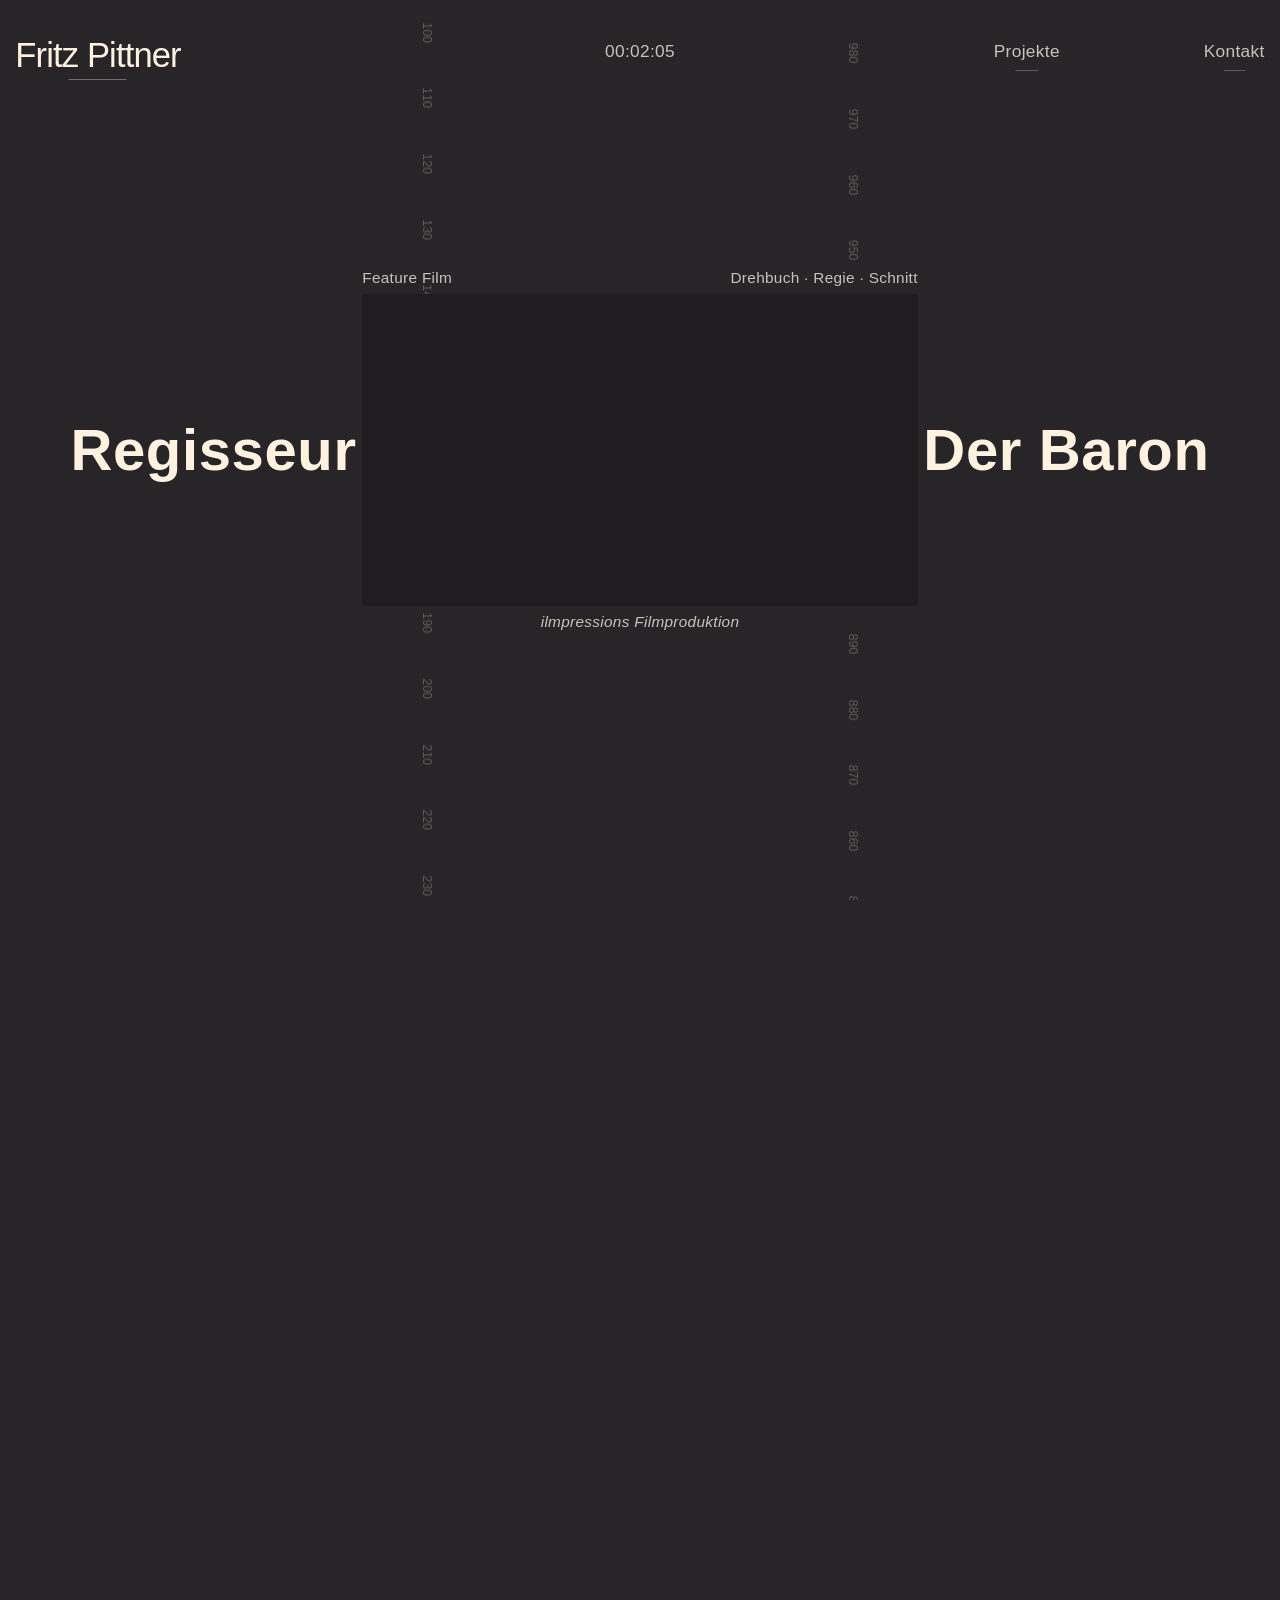
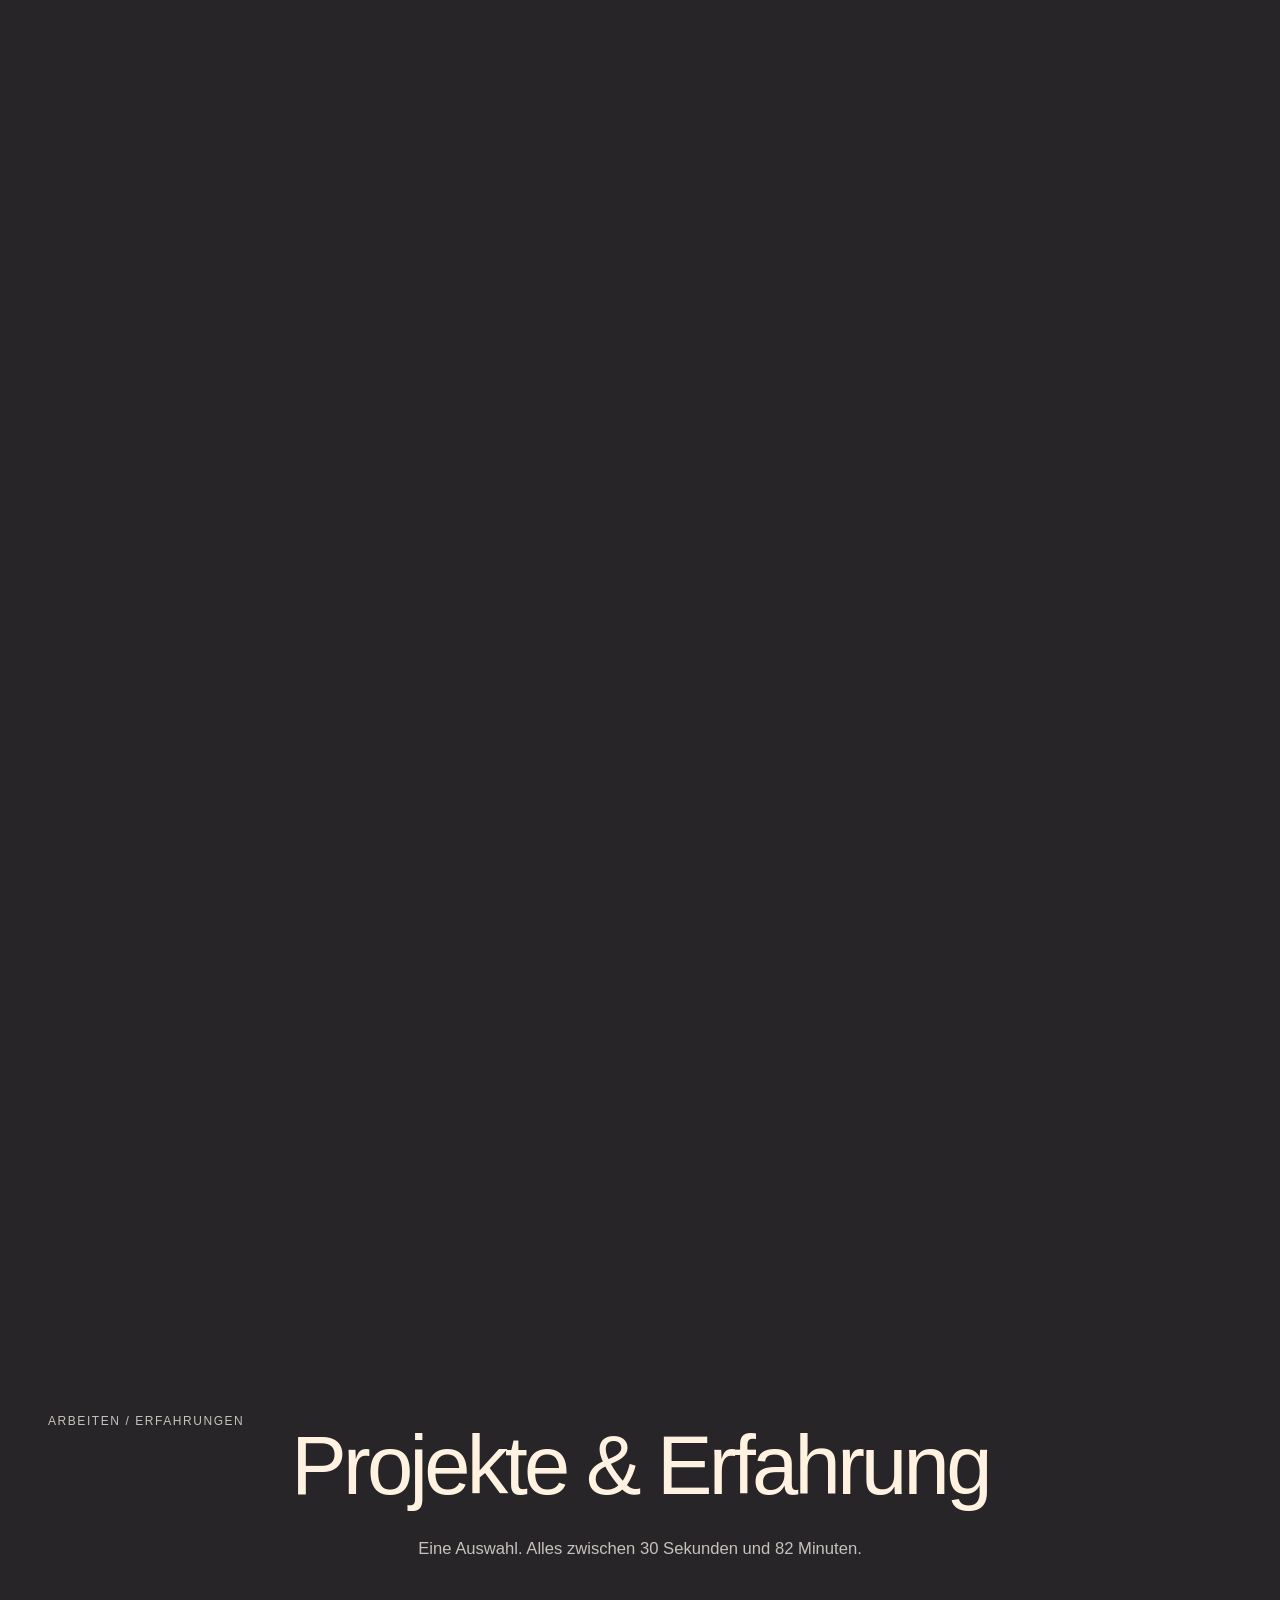
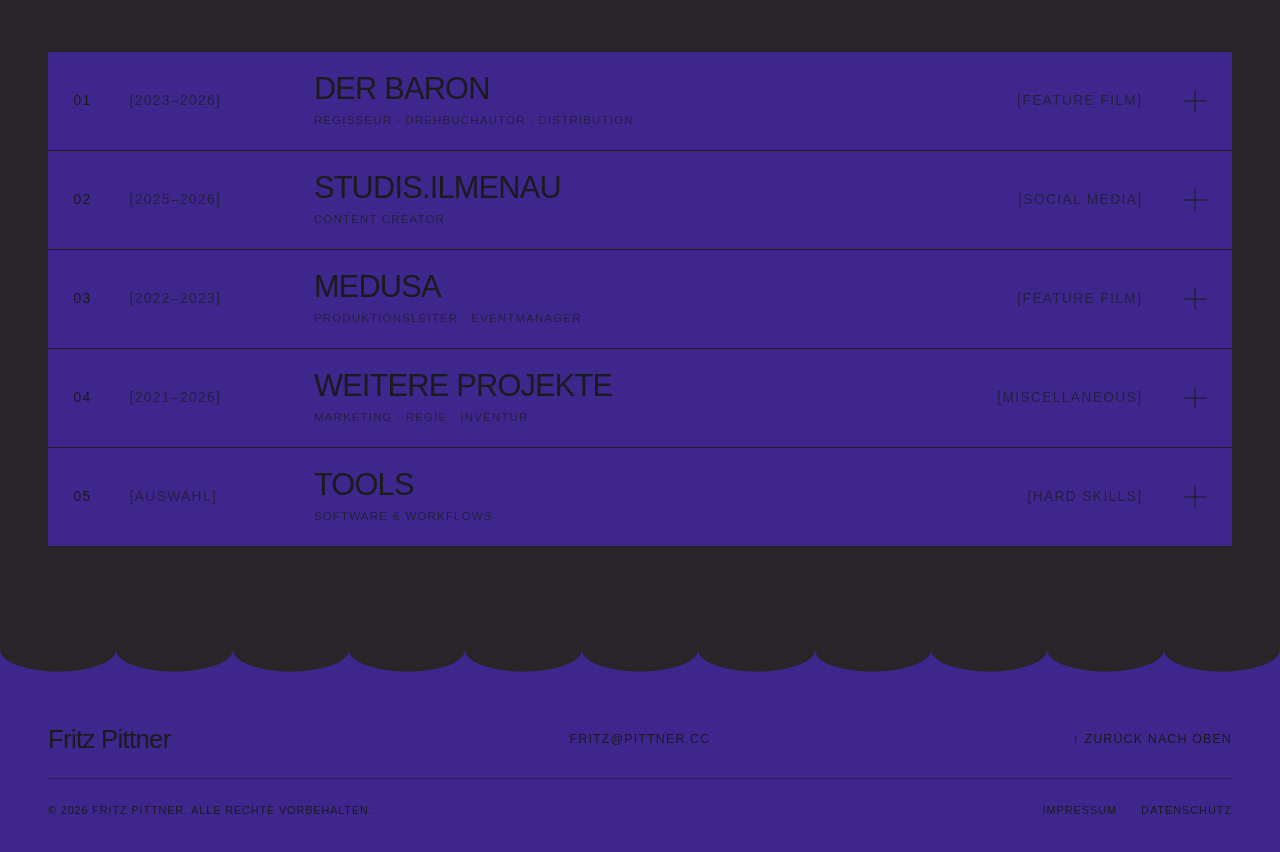
<file: index.html>
<!-- ========================================= -->
<!-- SECTION: DOKUMENT / HEAD                  -->
<!-- ========================================= -->
<!DOCTYPE html>
<html lang="de">
<head>
  <meta charset="UTF-8" />
  <meta name="viewport" content="width=device-width, initial-scale=1.0" />
  <title>Fritz Pittner | Portfolio</title> 
  <link
  rel="icon"
  href="img/icon.svg"
  type="image/svg+xml"
/>

  <!-- ========================================= -->
  <!-- SECTION: PAGE CURTAIN STARTZUSTAND        -->
  <!-- ========================================= -->
  <script>
    document.documentElement.classList.add(
      "js",
      "page-curtain-closed"
    );

    if ("scrollRestoration" in history) {
      history.scrollRestoration = "manual";
    }
  </script>

  <link rel="stylesheet" href="style.css" />
</head>

<body>

  <!-- ========================================= -->
  <!-- SECTION: PAGE CURTAIN                     -->
  <!-- ========================================= -->
  <div
    class="page-curtain"
    id="pageCurtain"
    aria-hidden="true"
  >
    <div
      class="page-curtain-panel page-curtain-panel--left"
    ></div>

    <div
      class="page-curtain-panel page-curtain-panel--right"
    ></div>
  </div>

  <!-- ========================================= -->
  <!-- SECTION: PAGE WRAPPER                     -->
  <!-- ========================================= -->
  <main class="page-grid">

    <!-- ========================================= -->
    <!-- SECTION: LANDING SIDE LINES               -->
    <!-- ========================================= -->
    <div class="landing-lines" aria-hidden="true">

      <div class="side-line side-line-left">
        <div class="side-line-track" id="leftLineTrack">
          <span>100</span>
          <span>110</span>
          <span>120</span>
          <span>130</span>
          <span>140</span>
          <span>150</span>
          <span>160</span>
          <span>170</span>
          <span>180</span>
          <span>190</span>
          <span>200</span>
          <span>210</span>
          <span>220</span>
          <span>230</span>
          <span>240</span>
          <span>250</span>
          <span>260</span>
          <span>270</span>
          <span>280</span>
          <span>290</span>
          <span>300</span>
          <span>310</span>
          <span>320</span>
          <span>330</span>
          <span>340</span>
          <span>350</span>
          <span>360</span>
          <span>370</span>
          <span>380</span>
          <span>390</span>
          <span>400</span>
          <span>410</span>
          <span>420</span>
          <span>430</span>
          <span>440</span>
          <span>450</span>
          <span>460</span>
          <span>470</span>
          <span>480</span>
          <span>490</span>
          <span>500</span>
          <span>510</span>
          <span>520</span>
          <span>530</span>
          <span>540</span>
          <span>550</span>
          <span>560</span>
          <span>570</span>
          <span>580</span>
          <span>590</span>
          <span>600</span>
          <span>610</span>
          <span>620</span>
          <span>630</span>
          <span>640</span>
          <span>650</span>
          <span>660</span>
          <span>670</span>
          <span>680</span>
          <span>690</span>
          <span>700</span>
          <span>710</span>
          <span>720</span>
          <span>730</span>
          <span>740</span>
          <span>750</span>
          <span>760</span>
          <span>770</span>
          <span>780</span>
          <span>790</span>
          <span>800</span>
          <span>810</span>
          <span>820</span>
          <span>830</span>
          <span>840</span>
          <span>850</span>
          <span>860</span>
          <span>870</span>
          <span>880</span>
          <span>890</span>
          <span>900</span>
          <span>910</span>
          <span>920</span>
          <span>930</span>
          <span>940</span>
          <span>950</span>
          <span>960</span>
          <span>970</span>
          <span>980</span>
          <span>990</span>
        </div>
      </div>

      <div class="side-line side-line-right">
        <div class="side-line-track" id="rightLineTrack">
          <span>990</span>
          <span>980</span>
          <span>970</span>
          <span>960</span>
          <span>950</span>
          <span>940</span>
          <span>930</span>
          <span>920</span>
          <span>910</span>
          <span>900</span>
          <span>890</span>
          <span>880</span>
          <span>870</span>
          <span>860</span>
          <span>850</span>
          <span>840</span>
          <span>830</span>
          <span>820</span>
          <span>810</span>
          <span>800</span>
          <span>790</span>
          <span>780</span>
          <span>770</span>
          <span>760</span>
          <span>750</span>
          <span>740</span>
          <span>730</span>
          <span>720</span>
          <span>710</span>
          <span>700</span>
          <span>690</span>
          <span>680</span>
          <span>670</span>
          <span>660</span>
          <span>650</span>
          <span>640</span>
          <span>630</span>
          <span>620</span>
          <span>610</span>
          <span>600</span>
          <span>590</span>
          <span>580</span>
          <span>570</span>
          <span>560</span>
          <span>550</span>
          <span>540</span>
          <span>530</span>
          <span>520</span>
          <span>510</span>
          <span>500</span>
          <span>490</span>
          <span>480</span>
          <span>470</span>
          <span>460</span>
          <span>450</span>
          <span>440</span>
          <span>430</span>
          <span>420</span>
          <span>410</span>
          <span>400</span>
          <span>390</span>
          <span>380</span>
          <span>370</span>
          <span>360</span>
          <span>350</span>
          <span>340</span>
          <span>330</span>
          <span>320</span>
          <span>310</span>
          <span>300</span>
          <span>290</span>
          <span>280</span>
          <span>270</span>
          <span>260</span>
          <span>250</span>
          <span>240</span>
          <span>230</span>
          <span>220</span>
          <span>210</span>
          <span>200</span>
          <span>190</span>
          <span>180</span>
          <span>170</span>
          <span>160</span>
          <span>150</span>
          <span>140</span>
          <span>130</span>
          <span>120</span>
          <span>110</span>
          <span>100</span>
        </div>
      </div>

    </div>

    <!-- ========================================= -->
    <!-- SECTION: LANDING / VIDEO SCROLL STAGE     -->
    <!-- ========================================= -->
    <section class="landing" id="landing">

      <!-- ========================================= -->
      <!-- SECTION: LANDING NAVIGATION               -->
      <!-- ========================================= -->
      <header
  class="landing-topbar"
  aria-label="Portfolio-Navigation"
>
  <a
    class="landing-topbar-name"
    href="#landing"
    data-page-curtain-reload
    aria-label="Startseite neu laden"
  >
    Fritz Pittner
  </a>

  <p
    class="landing-topbar-timecode"
    id="landingTimecode"
    role="timer"
    aria-label="Laufender Timecode"
    aria-live="off"
  >
    00:00:00
  </p>

  <a
    class="landing-topbar-link landing-topbar-link--projects"
    href="#projekte"
  >
    Projekte
  </a>

  <a
    class="landing-topbar-link landing-topbar-link--contact"
    href="#kontakt"
  >
    Kontakt
  </a>
</header>

      <div class="landing-sticky">
        <div class="landing-frame">

          <!-- ========================================= -->
          <!-- SECTION: VIDEO WRAPPER                    -->
          <!-- ========================================= -->
          <div class="video-stage">

            <!-- ========================================= -->
            <!-- SECTION: VIDEO BACKLIGHT                  -->
            <!-- ========================================= -->
            <video
              id="portfolioVideoGlow"
              class="portfolio-video-glow"
              muted
              loop
              playsinline
              preload="metadata"
              aria-hidden="true"
              tabindex="-1"
              disablepictureinpicture
              disableremoteplayback
            ></video>

            <!-- ========================================= -->
            <!-- SECTION: VIDEO MASK                       -->
            <!-- ========================================= -->
            <div class="video-mask">
              <video
                id="portfolioVideo"
                class="portfolio-video portfolio-video-layer is-active"
                data-slide-index="0"
                src="videos/web1_60_hires.mp4"
                autoplay
                muted
                loop
                playsinline
                preload="auto"
                aria-hidden="false"
              ></video>

              <video
                class="portfolio-video portfolio-video-layer"
                data-slide-index="1"
                src="videos/web2_hires.mp4"
                muted
                loop
                playsinline
                preload="auto"
                aria-hidden="true"
              ></video>

              <video
                class="portfolio-video portfolio-video-layer"
                data-slide-index="2"
                src="videos/web3_60_hires.mp4"
                muted
                loop
                playsinline
                preload="auto"
                aria-hidden="true"
              ></video>

              <video
                class="portfolio-video portfolio-video-layer"
                data-slide-index="3"
                src="videos/web4_hires.mp4"
                muted
                loop
                playsinline
                preload="auto"
                aria-hidden="true"
              ></video>
            </div>
              <!-- ========================================= -->
              <!-- SECTION: VIDEO PROJECT LINK               -->
              <!-- ========================================= -->
              <a
                class="portfolio-video-link is-disabled"
                id="portfolioVideoLink"
                aria-disabled="true"
              ></a>

            <!-- ========================================= -->
            <!-- SECTION: VIDEO TEXT OVERLAY               -->
            <!-- ========================================= -->
            <div class="video-overlay">
              <div
                class="overlay-large overlay-left landing-letter"
                id="textLeft"
              >
                <span class="landing-letter-track">
                  <span
                    class="landing-letter-value landing-letter-current"
                  >
                    <span class="landing-letter-fit">
                      Regisseur
                    </span>
                  </span>
                </span>
              </div>

              <div
                class="overlay-large overlay-right landing-letter"
                id="textRight"
              >
                <span class="landing-letter-track">
                  <span
                    class="landing-letter-value landing-letter-current"
                  >
                    <span class="landing-letter-fit">
                      Der Baron
                    </span>
                  </span>
                </span>
              </div>

              <div
                class="overlay-small overlay-top-left landing-letter"
                id="textTopLeft"
              >
                <span class="landing-letter-track">
                  <span
                    class="landing-letter-value landing-letter-current"
                  >
                    <span class="landing-letter-fit">
                      Feature Film
                    </span>
                  </span>
                </span>
              </div>

              <div
                class="overlay-small overlay-top-right landing-letter"
                id="textTopRight"
              >
                <span class="landing-letter-track">
                  <span
                    class="landing-letter-value landing-letter-current"
                  >
                    <span class="landing-letter-fit">
                      Drehbuch · Regie · Schnitt
                    </span>
                  </span>
                </span>
              </div>

              <div
                class="overlay-small overlay-bottom-center landing-letter"
                id="textBottomCenter"
              >
                <span class="landing-letter-track">
                  <span
                    class="landing-letter-value landing-letter-current"
                  >
                    <span class="landing-letter-fit">
                      ilmpressions Filmproduktion
                    </span>
                  </span>
                </span>
              </div>
            </div>

          </div>

        </div>
      </div>
    </section>

    <!-- ========================================= -->
    <!-- SECTION: PROJEKTE             -->
    <!-- ========================================= -->
    <section
      class="experience-section"
      id="projekte"
      aria-labelledby="projekte-heading"
    >
      <div class="experience-container">

        <!-- ========================================= -->
        <!-- SECTION: EXPERIENCE HEADER                -->
        <!-- ========================================= -->
        <header class="experience-header">
          <p class="experience-eyebrow">
            ARBEITEN / ERFAHRUNGEN
          </p>

          <h1
            class="experience-heading"
            id="projekte-heading"
          >
            Projekte &amp; Erfahrung
          </h1>

          <p class="experience-intro">
            Eine Auswahl. Alles zwischen 30 Sekunden und 82 Minuten.
          </p>
        </header>

        <!-- ========================================= -->
        <!-- SECTION: EXPERIENCE ACCORDION             -->
        <!-- ========================================= -->
        <div
          class="experience-accordion"
          data-experience-accordion
        >

          <!-- ========================================= -->
          <!-- SECTION: EXPERIENCE ITEM 01               -->
          <!-- ========================================= -->
          <article class="experience-item">

            <h2 class="experience-item-heading">
              <button
                class="experience-trigger"
                id="experience-trigger-01"
                type="button"
                aria-expanded="false"
                aria-controls="experience-panel-01"
              >
                <span class="experience-row-meta">
                  <span class="experience-number">01</span>
                  <span class="experience-period">
                    [2023–2026]
                  </span>
                </span>

                <span class="experience-row-identity">
                  <span class="experience-project-name">
                    DER BARON
                  </span>

                  <span class="experience-project-roles">
                    REGISSEUR · DREHBUCHAUTOR · DISTRIBUTION
                  </span>
                </span>

                <span class="experience-category">
                  [FEATURE FILM]
                </span>

                <span
                  class="experience-symbol"
                  aria-hidden="true"
                ></span>
              </button>
            </h2>

            <div
              class="experience-panel"
              id="experience-panel-01"
              role="region"
              aria-labelledby="experience-trigger-01"
              aria-hidden="true"
            >
              <div class="experience-panel-inner">
                <div class="experience-project-layout">

                  <div class="experience-project-copy">
                    <p class="experience-description">
                      Regie eines 82-minütigen Spielfilm
                    </p>

                    <ul class="experience-points">
                      <li>Stoffentwicklung von Grundidee über Exposé bis zum 93-seitigen Drehbuch</li>
                      <li>Regie- und Teamleitung über 21 Drehtage mit einer Crew von über 30 Beteiligten</li>
                      <li>Schauspielregie, Szenenauflösung und kreative Abstimmung mit Kamera, Ton, Ausstattung und weiteren Gewerken</li>
                      <li>Leitung der Postproduktion sowie laufende Festivaldistribution und regionale Auswertung</li>
                    </ul>

                    <p class="experience-competencies">
                      [STORYTELLING · EDITING · RESPONSIBILITY]
                    </p>
                  </div>

                  <figure class="experience-media">
                    <img
                      class="experience-image"
                      src="img/img1.png"
                      alt="Filmplakat Der Baron"
                      loading="lazy"
                    />
                  </figure>

                </div>
              </div>
            </div>

          </article>

          <!-- ========================================= -->
          <!-- SECTION: EXPERIENCE ITEM 02               -->
          <!-- ========================================= -->
          <article class="experience-item">

            <h2 class="experience-item-heading">
              <button
                class="experience-trigger"
                id="experience-trigger-02"
                type="button"
                aria-expanded="false"
                aria-controls="experience-panel-02"
              >
                <span class="experience-row-meta">
                  <span class="experience-number">02</span>
                  <span class="experience-period">
                    [2025–2026]
                  </span>
                </span>

                <span class="experience-row-identity">
                  <span class="experience-project-name">
                    STUDIS.ILMENAU
                  </span>

                  <span class="experience-project-roles">
                    CONTENT CREATOR
                  </span>
                </span>

                <span class="experience-category">
                  [SOCIAL MEDIA]
                </span>

                <span
                  class="experience-symbol"
                  aria-hidden="true"
                ></span>
              </button>
            </h2>

            <div
              class="experience-panel"
              id="experience-panel-02"
              role="region"
              aria-labelledby="experience-trigger-02"
              aria-hidden="true"
            >
              <div class="experience-panel-inner">
                <div class="experience-project-layout experience-project-layout--reverse">

                  <div class="experience-project-copy">
                    <p class="experience-description">
                      Werkstudent beim Social-Media-Kanal der TU Ilmenau
                    </p>

                    <ul class="experience-points">
                      <li>Konzeption, Planung und Produktion zielgruppennaher Social-Media-Formate</li>
                      <li>Erstellung von Interviews, Kurzvideos, Memes und Vlogs zwischen Information, Unterhaltung und Engagment</li>
                      <li>Redaktion, Communitymanagement und Contentanalyse zur Weiterentwicklung des Kanals und für größeren Growth</li>
                    </ul>

                    <p class="experience-competencies">
                      [CONTENT PRODUCTION · CONTENT ANALYSIS · COMMUNITY MANAGEMENT]
                    </p>
                  </div>

                  <figure class="experience-media">
                    <img
                      class="experience-image experience-image--zoom"
                      src="img/img2.png"
                      alt="Postwall Studis"
                      loading="lazy"
                    />
                  </figure>

                </div>
              </div>
            </div>

          </article>

          <!-- ========================================= -->
          <!-- SECTION: EXPERIENCE ITEM 03               -->
          <!-- ========================================= -->
          <article class="experience-item">

            <h2 class="experience-item-heading">
              <button
                class="experience-trigger"
                id="experience-trigger-03"
                type="button"
                aria-expanded="false"
                aria-controls="experience-panel-03"
              >
                <span class="experience-row-meta">
                  <span class="experience-number">03</span>
                  <span class="experience-period">
                    [2022–2023]
                  </span>
                </span>

                <span class="experience-row-identity">
                  <span class="experience-project-name">
                    MEDUSA
                  </span>

                  <span class="experience-project-roles">
                    PRODUKTIONSLEITER · EVENTMANAGER
                  </span>
                </span>

                <span class="experience-category">
                  [FEATURE FILM]
                </span>

                <span
                  class="experience-symbol"
                  aria-hidden="true"
                ></span>
              </button>
            </h2>

            <div
              class="experience-panel"
              id="experience-panel-03"
              role="region"
              aria-labelledby="experience-trigger-03"
              aria-hidden="true"
            >
              <div class="experience-panel-inner">
                <div class="experience-project-layout">

                  <div class="experience-project-copy">
                    <p class="experience-description">
                      Produktionsleiter und Premierenorganisator des Spielfilms Medusa
                    </p>

                    <ul class="experience-points">
                      <li>Verantwortung über 23.000 € Produktionsmittel</li>
                      <li>Koordination der Departments Aufnahmeleitung, Catering und Location über 25 Drehtrage</li>
                      <li>Planung und Umsetzung der Filmpremiere mit über 500 Gästen</li>
                      <li>Lösungsfindung unter Zeit- und Budgetdruck</li>
                    </ul>

                    <p class="experience-competencies">
                      [FINANCE · ORGANIZATION · PROBLEM SOLVING]
                    </p>
                  </div>

                  <figure class="experience-media">
                    <img
                      class="experience-image"
                      src="./img/img3.jpg"
                      alt="Filmplakat Medusa"
                      loading="lazy"
                    />
                  </figure>

                </div>
              </div>
            </div>

          </article>

          <!-- ========================================= -->
          <!-- SECTION: EXPERIENCE ITEM 04               -->
          <!-- ========================================= -->
          <article class="experience-item">

            <h2 class="experience-item-heading">
              <button
                class="experience-trigger"
                id="experience-trigger-04"
                type="button"
                aria-expanded="false"
                aria-controls="experience-panel-04"
              >
                <span class="experience-row-meta">
                  <span class="experience-number">04</span>
                  <span class="experience-period">
                    [2021–2026]
                  </span>
                </span>

                <span class="experience-row-identity">
                  <span class="experience-project-name">
                    WEITERE PROJEKTE
                  </span>

                  <span class="experience-project-roles">
                    MARKETING · REGIE · INVENTUR
                  </span>
                </span>

                <span class="experience-category">
                  [MISCELLANEOUS]
                </span>

                <span
                  class="experience-symbol"
                  aria-hidden="true"
                ></span>
              </button>
            </h2>

            <div
              class="experience-panel"
              id="experience-panel-04"
              role="region"
              aria-labelledby="experience-trigger-04"
              aria-hidden="true"
            >
              <div class="experience-panel-inner">
                <div class="experience-project-layout experience-project-layout--reverse">

                  <div class="experience-project-copy">
                    <p class="experience-description">
                      Sammlung an Projekten aus dem Bereich Film und Marketing
                    </p>

                    <ul class="experience-points">
                      <li>Ausleihbeauftragter im Referat Marketing der TU Ilmenau: Inventur und Koordination von Eventequipment</li>
                      <li>Regisseur des Debütkurzfilms „Der letzte Spielzug“ bei Greenlights Art Production</li>
                      <li>Marketinganalyst für erste deutsche Musical-Serie „Dancing in the Shadow“</li>
                      <li>„Endliche Erinnerung“: Produzent bei einem Low-Budget-Studentenfilm von Idee bis Umsetzung</li>
                    </ul>

                    <p class="experience-competencies">
                      [INITIATIVE · HANDS-ON]
                    </p>
                  </div>

                  <figure class="experience-media">
                    <img
                      class="experience-image"
                      src="img/img4.png"
                      alt="Weitere Projekte"
                      loading="lazy"
                    />
                  </figure>
                </div>
              </div>
            </div>

          </article>
          <!-- ========================================= -->
          <!-- SECTION: EXPERIENCE ITEM 05 / TOOLS       -->
          <!-- ========================================= -->
          <article class="experience-item experience-item-tools">

            <h2 class="experience-item-heading">
              <button
                class="experience-trigger"
                id="experience-trigger-05"
                type="button"
                aria-expanded="false"
                aria-controls="experience-panel-05"
              >
                <span class="experience-row-meta">
                  <span class="experience-number">05</span>
                  <span class="experience-period">
                    [AUSWAHL]
                  </span>
                </span>

                <span class="experience-row-identity">
                  <span class="experience-project-name">
                    TOOLS
                  </span>

                  <span class="experience-project-roles">
                    SOFTWARE &amp; WORKFLOWS
                  </span>
                </span>

                <span class="experience-category">
                  [HARD SKILLS]
                </span>

                <span
                  class="experience-symbol"
                  aria-hidden="true"
                ></span>
              </button>
            </h2>

            <div
              class="experience-panel"
              id="experience-panel-05"
              role="region"
              aria-labelledby="experience-trigger-05"
              aria-hidden="true"
            >
              <div class="experience-panel-inner">
                <div class="experience-tools-layout">

                  <div class="experience-tools-group">
                    <h3 class="experience-tools-heading">
                      POSTPRODUKTION
                    </h3>

                    <p class="experience-tools-list">
                      [RESOLVE] · [AFTER EFFECTS]
                    </p>
                  </div>

                  <div class="experience-tools-group">
                    <h3 class="experience-tools-heading">
                      DESIGN
                    </h3>

                    <p class="experience-tools-list">
                      [PHOTOSHOP] · [CANVA] · [ADOBE EXPRESS]
                    </p>
                  </div>

                  <div class="experience-tools-group">
                    <h3 class="experience-tools-heading">
                      ORGANISATION
                    </h3>

                    <p class="experience-tools-list">
                      [EXCEL] · [OUTLOOK]
                    </p>
                  </div>

                </div>
              </div>
            </div>

          </article>

        </div>
      </div>
    </section>
    <!-- ========================================= -->
    <!-- SECTION: KONTAKT                          -->
    <!-- ========================================= -->
    <footer class="footer" id="kontakt">

      <!-- ========================================= -->
      <!-- SECTION: FOOTER WAVE                     -->
      <!-- ========================================= -->
      <div
        class="footer-wave"
        aria-hidden="true"
      ></div>

      <!-- ========================================= -->
      <!-- SECTION: FOOTER CONTENT                  -->
      <!-- ========================================= -->
      <div class="footer-inner">

        <div class="footer-primary">

          <!-- ========================================= -->
          <!-- SECTION: FOOTER IDENTITY                 -->
          <!-- ========================================= -->
          <div class="footer-identity">
            <p class="footer-name">
              <a
                href="fritzlclickr/fritzlclickr.html"
                style="color: inherit; text-decoration: none; font: inherit;"
              >Fritz</a> Pittner
            </p>
          </div>

          <!-- ========================================= -->
          <!-- SECTION: FOOTER CONTACT                  -->
          <!-- ========================================= -->
          <nav
            class="footer-contact"
            aria-label="Kontakt"
          >
            <a
              class="footer-link"
              href="mailto:fritz@pittner.cc"
            >
              fritz@pittner.cc
            </a>
          </nav>

          <!-- ========================================= -->
          <!-- SECTION: FOOTER BACK TO TOP              -->
          <!-- ========================================= -->
          <div class="footer-back-to-top">
            <a
              class="footer-link footer-link--top"
              href="#landing"
              data-page-curtain-reload
            >
              ↑ ZURÜCK NACH OBEN
            </a>
          </div>

        </div>

        <!-- ========================================= -->
        <!-- SECTION: FOOTER LEGAL                    -->
        <!-- ========================================= -->
        <div class="footer-secondary">
          <p class="footer-copyright">
            © 2026 Fritz Pittner. Alle Rechte vorbehalten.
          </p>

          <nav
            class="footer-legal"
            aria-label="Rechtliche Hinweise"
          >
            <a
              class="footer-link footer-link--small"
              href="impressum.html"
            >
              IMPRESSUM
            </a>

            <a
              class="footer-link footer-link--small"
              href="datenschutz.html"
            >
              DATENSCHUTZ
            </a>
          </nav>
        </div>

      </div>
    </footer>

  </main>

  <script src="script.js"></script>
</body>
</html>
</file>
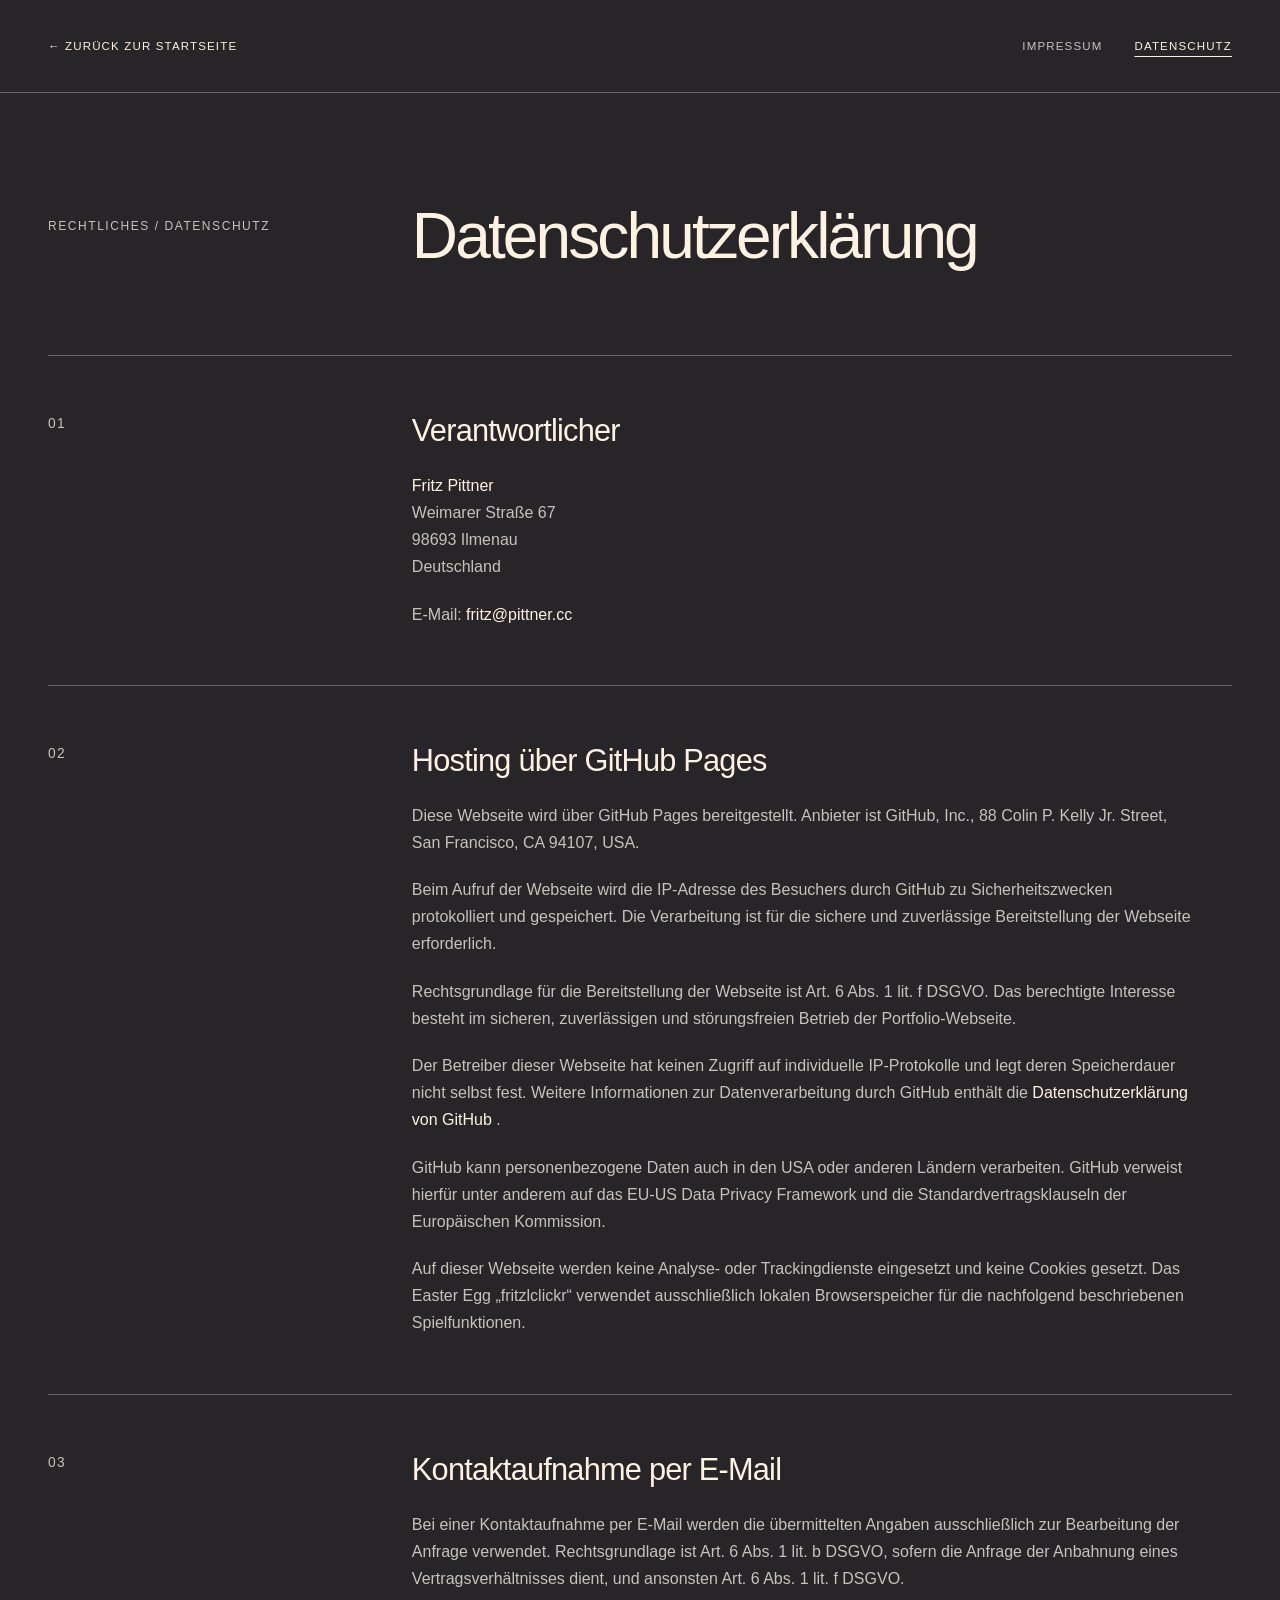
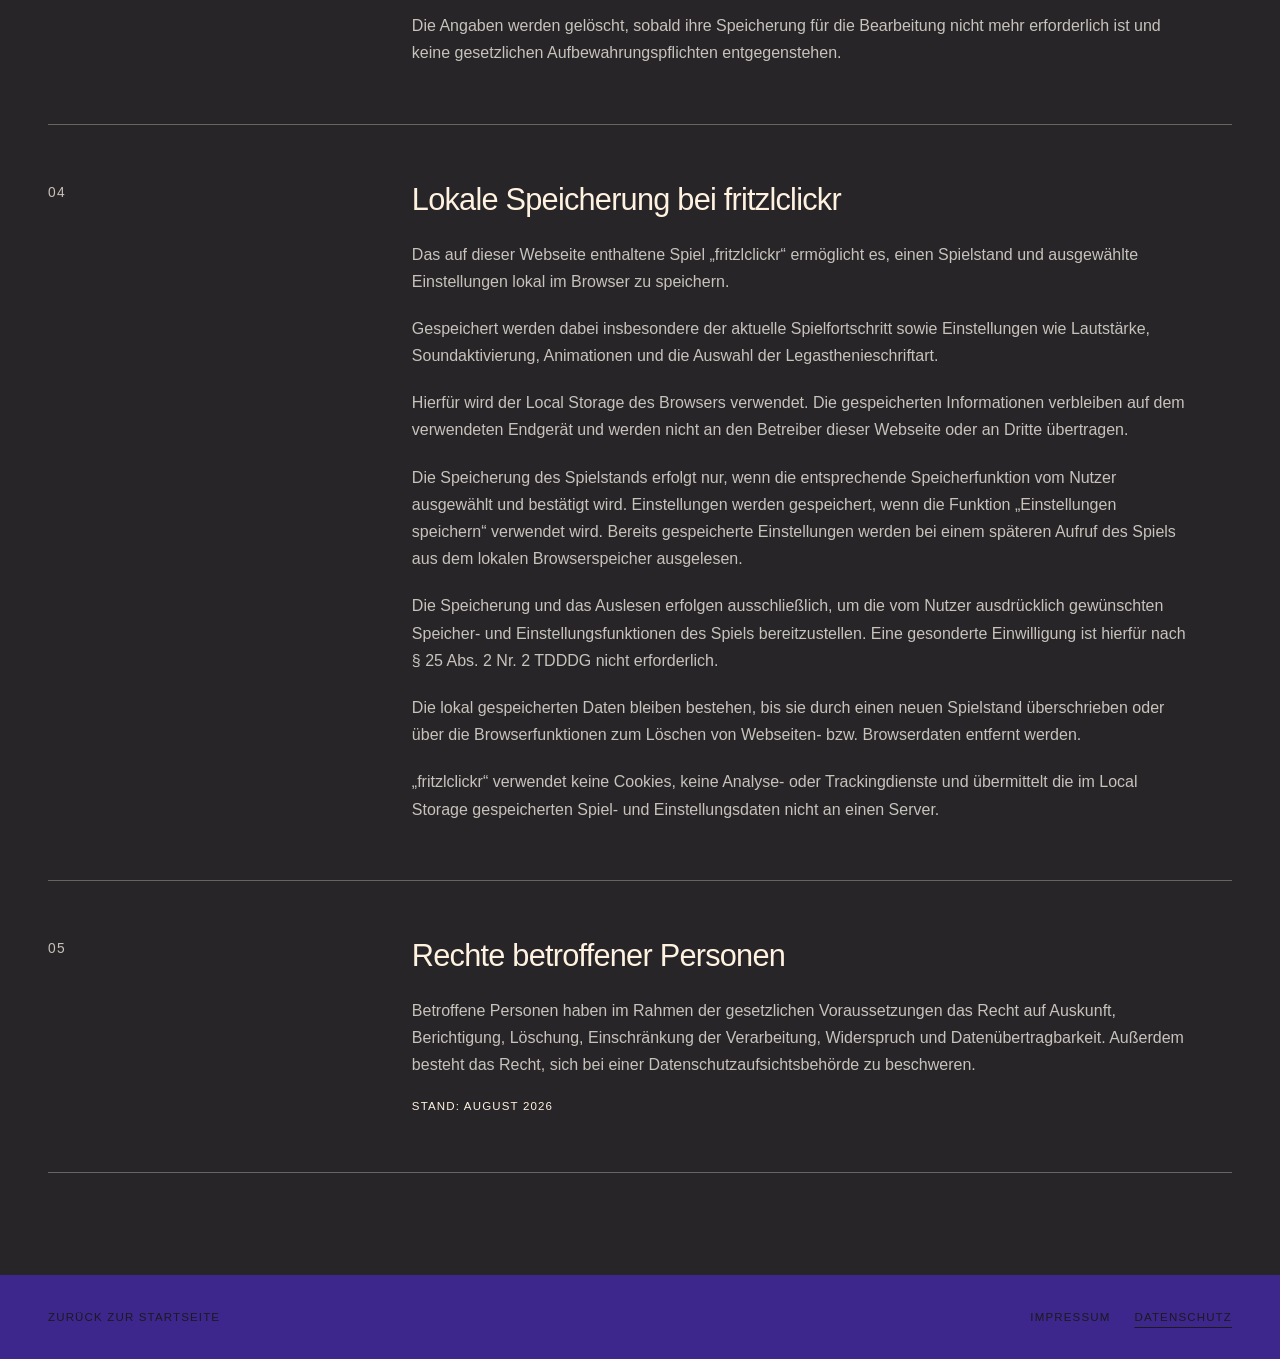
<file: datenschutz.html>
<!-- ========================================= -->
<!-- SECTION: DOKUMENT / HEAD                 -->
<!-- ========================================= -->
<!DOCTYPE html>
<html lang="de">
<head>
  <meta charset="UTF-8" />
  <meta
    name="viewport"
    content="width=device-width, initial-scale=1.0"
  />

  <meta
    name="description"
    content="Datenschutzerklärung der Portfolio-Webseite von Fritz Pittner."
  />

  <title>Fritz Pittner | Datenschutzerklärung</title>

  <link
    rel="icon"
    href="img/icon.svg"
    type="image/svg+xml"
  />

  <link
    rel="stylesheet"
    href="style.css"
  />
</head>

<body class="privacy-page">

  <!-- ========================================= -->
  <!-- SECTION: DATENSCHUTZ NAVIGATION           -->
  <!-- ========================================= -->
  <header class="legal-page-topbar">
    <a
      class="legal-page-back-link"
      href="index.html"
    >
      ← ZURÜCK ZUR STARTSEITE
    </a>

    <nav
      class="legal-page-navigation"
      aria-label="Rechtliche Seiten"
    >
      <a
        class="legal-page-navigation-link"
        href="impressum.html"
      >
        IMPRESSUM
      </a>

      <a
        class="legal-page-navigation-link is-current"
        href="datenschutz.html"
        aria-current="page"
      >
        DATENSCHUTZ
      </a>
    </nav>
  </header>

  <!-- ========================================= -->
  <!-- SECTION: DATENSCHUTZ INHALT               -->
  <!-- ========================================= -->
  <main class="privacy-main">

    <!-- ========================================= -->
    <!-- SECTION: DATENSCHUTZ ÜBERSCHRIFT          -->
    <!-- ========================================= -->
    <header class="privacy-hero">
      <p class="privacy-eyebrow">
        RECHTLICHES / DATENSCHUTZ
      </p>

      <h1
        class="privacy-heading"
        style="font-size: clamp(2.5rem, 5vw, 5rem);"
      >
        Datenschutzerklärung
      </h1>
    </header>

    <!-- ========================================= -->
    <!-- SECTION: VERANTWORTLICHER                 -->
    <!-- ========================================= -->
    <section class="privacy-section">
      <p
        class="privacy-section-number"
        aria-hidden="true"
      >
        01
      </p>

      <div class="privacy-section-content">
        <h2 class="privacy-section-heading">
          Verantwortlicher
        </h2>

        <address class="privacy-address">
          <strong>Fritz Pittner</strong><br />
          Weimarer Straße 67<br />
          98693 Ilmenau<br />
          Deutschland
        </address>

        <p>
          E-Mail:
          <a
            class="privacy-inline-link"
            href="mailto:fritz@pittner.cc"
          >
            fritz@pittner.cc
          </a>
        </p>
      </div>
    </section>

    <!-- ========================================= -->
    <!-- SECTION: GITHUB PAGES HOSTING             -->
    <!-- ========================================= -->
    <section class="privacy-section">
      <p
        class="privacy-section-number"
        aria-hidden="true"
      >
        02
      </p>

      <div class="privacy-section-content">
        <h2 class="privacy-section-heading">
          Hosting über GitHub Pages
        </h2>

        <p>
          Diese Webseite wird über GitHub Pages bereitgestellt.
          Anbieter ist GitHub, Inc., 88 Colin P. Kelly Jr. Street,
          San Francisco, CA 94107, USA.
        </p>

        <p>
          Beim Aufruf der Webseite wird die IP-Adresse des Besuchers
          durch GitHub zu Sicherheitszwecken protokolliert und
          gespeichert. Die Verarbeitung ist für die sichere und
          zuverlässige Bereitstellung der Webseite erforderlich.
        </p>

        <p>
          Rechtsgrundlage für die Bereitstellung der Webseite ist
          Art. 6 Abs. 1 lit. f DSGVO. Das berechtigte Interesse besteht
          im sicheren, zuverlässigen und störungsfreien Betrieb der
          Portfolio-Webseite.
        </p>

        <p>
          Der Betreiber dieser Webseite hat keinen Zugriff auf
          individuelle IP-Protokolle und legt deren Speicherdauer nicht
          selbst fest. Weitere Informationen zur Datenverarbeitung durch
          GitHub enthält die
          <a
            class="privacy-inline-link"
            href="https://docs.github.com/de/site-policy/privacy-policies/github-general-privacy-statement"
            target="_blank"
            rel="noopener noreferrer"
          >
            Datenschutzerklärung von GitHub
          </a>.
        </p>

        <p>
          GitHub kann personenbezogene Daten auch in den USA oder
          anderen Ländern verarbeiten. GitHub verweist hierfür unter
          anderem auf das EU-US Data Privacy Framework und die
          Standardvertragsklauseln der Europäischen Kommission.
        </p>

        <p>
          Auf dieser Webseite werden keine Analyse- oder
          Trackingdienste eingesetzt und keine Cookies gesetzt.
          Das Easter Egg „fritzlclickr“ verwendet ausschließlich
          lokalen Browserspeicher für die nachfolgend beschriebenen
          Spielfunktionen.
        </p>
      </div>
    </section>

    <!-- ========================================= -->
    <!-- SECTION: E-MAIL-KONTAKT                   -->
    <!-- ========================================= -->
    <section class="privacy-section">
      <p
        class="privacy-section-number"
        aria-hidden="true"
      >
        03
      </p>

      <div class="privacy-section-content">
        <h2 class="privacy-section-heading">
          Kontaktaufnahme per E-Mail
        </h2>

        <p>
          Bei einer Kontaktaufnahme per E-Mail werden die übermittelten
          Angaben ausschließlich zur Bearbeitung der Anfrage verwendet.
          Rechtsgrundlage ist Art. 6 Abs. 1 lit. b DSGVO, sofern die
          Anfrage der Anbahnung eines Vertragsverhältnisses dient, und
          ansonsten Art. 6 Abs. 1 lit. f DSGVO.
        </p>

        <p>
          Die Angaben werden gelöscht, sobald ihre Speicherung für die
          Bearbeitung nicht mehr erforderlich ist und keine gesetzlichen
          Aufbewahrungspflichten entgegenstehen.
        </p>
      </div>
    </section>

    <!-- ========================================= -->
    <!-- SECTION: FRITZLCLICKR / LOCAL STORAGE     -->
    <!-- ========================================= -->
    <section class="privacy-section">
      <p
        class="privacy-section-number"
        aria-hidden="true"
      >
        04
      </p>

      <div class="privacy-section-content">
        <h2 class="privacy-section-heading">
          Lokale Speicherung bei fritzlclickr
        </h2>

        <p>
          Das auf dieser Webseite enthaltene Spiel „fritzlclickr“
          ermöglicht es, einen Spielstand und ausgewählte Einstellungen
          lokal im Browser zu speichern.
        </p>

        <p>
          Gespeichert werden dabei insbesondere der aktuelle
          Spielfortschritt sowie Einstellungen wie Lautstärke,
          Soundaktivierung, Animationen und die Auswahl der
          Legasthenieschriftart.
        </p>

        <p>
          Hierfür wird der Local Storage des Browsers verwendet.
          Die gespeicherten Informationen verbleiben auf dem verwendeten
          Endgerät und werden nicht an den Betreiber dieser Webseite
          oder an Dritte übertragen.
        </p>

        <p>
          Die Speicherung des Spielstands erfolgt nur, wenn die
          entsprechende Speicherfunktion vom Nutzer ausgewählt und
          bestätigt wird. Einstellungen werden gespeichert, wenn die
          Funktion „Einstellungen speichern“ verwendet wird. Bereits
          gespeicherte Einstellungen werden bei einem späteren Aufruf
          des Spiels aus dem lokalen Browserspeicher ausgelesen.
        </p>

        <p>
          Die Speicherung und das Auslesen erfolgen ausschließlich,
          um die vom Nutzer ausdrücklich gewünschten Speicher- und
          Einstellungsfunktionen des Spiels bereitzustellen.
          Eine gesonderte Einwilligung ist hierfür nach
          § 25 Abs. 2 Nr. 2 TDDDG nicht erforderlich.
        </p>

        <p>
          Die lokal gespeicherten Daten bleiben bestehen, bis sie durch
          einen neuen Spielstand überschrieben oder über die
          Browserfunktionen zum Löschen von Webseiten- bzw.
          Browserdaten entfernt werden.
        </p>

        <p>
          „fritzlclickr“ verwendet keine Cookies, keine Analyse- oder
          Trackingdienste und übermittelt die im Local Storage
          gespeicherten Spiel- und Einstellungsdaten nicht an einen
          Server.
        </p>
      </div>
    </section>

    <!-- ========================================= -->
    <!-- SECTION: BETROFFENENRECHTE                -->
    <!-- ========================================= -->
    <section class="privacy-section">
      <p
        class="privacy-section-number"
        aria-hidden="true"
      >
        05
      </p>

      <div class="privacy-section-content">
        <h2 class="privacy-section-heading">
          Rechte betroffener Personen
        </h2>

        <p>
          Betroffene Personen haben im Rahmen der gesetzlichen
          Voraussetzungen das Recht auf Auskunft, Berichtigung,
          Löschung, Einschränkung der Verarbeitung, Widerspruch und
          Datenübertragbarkeit. Außerdem besteht das Recht, sich bei
          einer Datenschutzaufsichtsbehörde zu beschweren.
        </p>

        <p class="privacy-date">
          Stand: August 2026
        </p>
      </div>
    </section>

  </main>

  <!-- ========================================= -->
  <!-- SECTION: DATENSCHUTZ SEITENABSCHLUSS       -->
  <!-- ========================================= -->
  <footer class="legal-page-footer">
  <a
    class="legal-page-footer-link"
    href="index.html"
  >
    ZURÜCK ZUR STARTSEITE
  </a>

  <nav
    class="legal-page-footer-navigation"
    aria-label="Weitere rechtliche Seiten"
  >
    <a
      class="legal-page-footer-link"
      href="impressum.html"
    >
      IMPRESSUM
    </a>

    <a
      class="legal-page-footer-link"
      href="datenschutz.html"
      aria-current="page"
    >
      DATENSCHUTZ
    </a>
  </nav>
</footer>

</body>
</html>
</file>
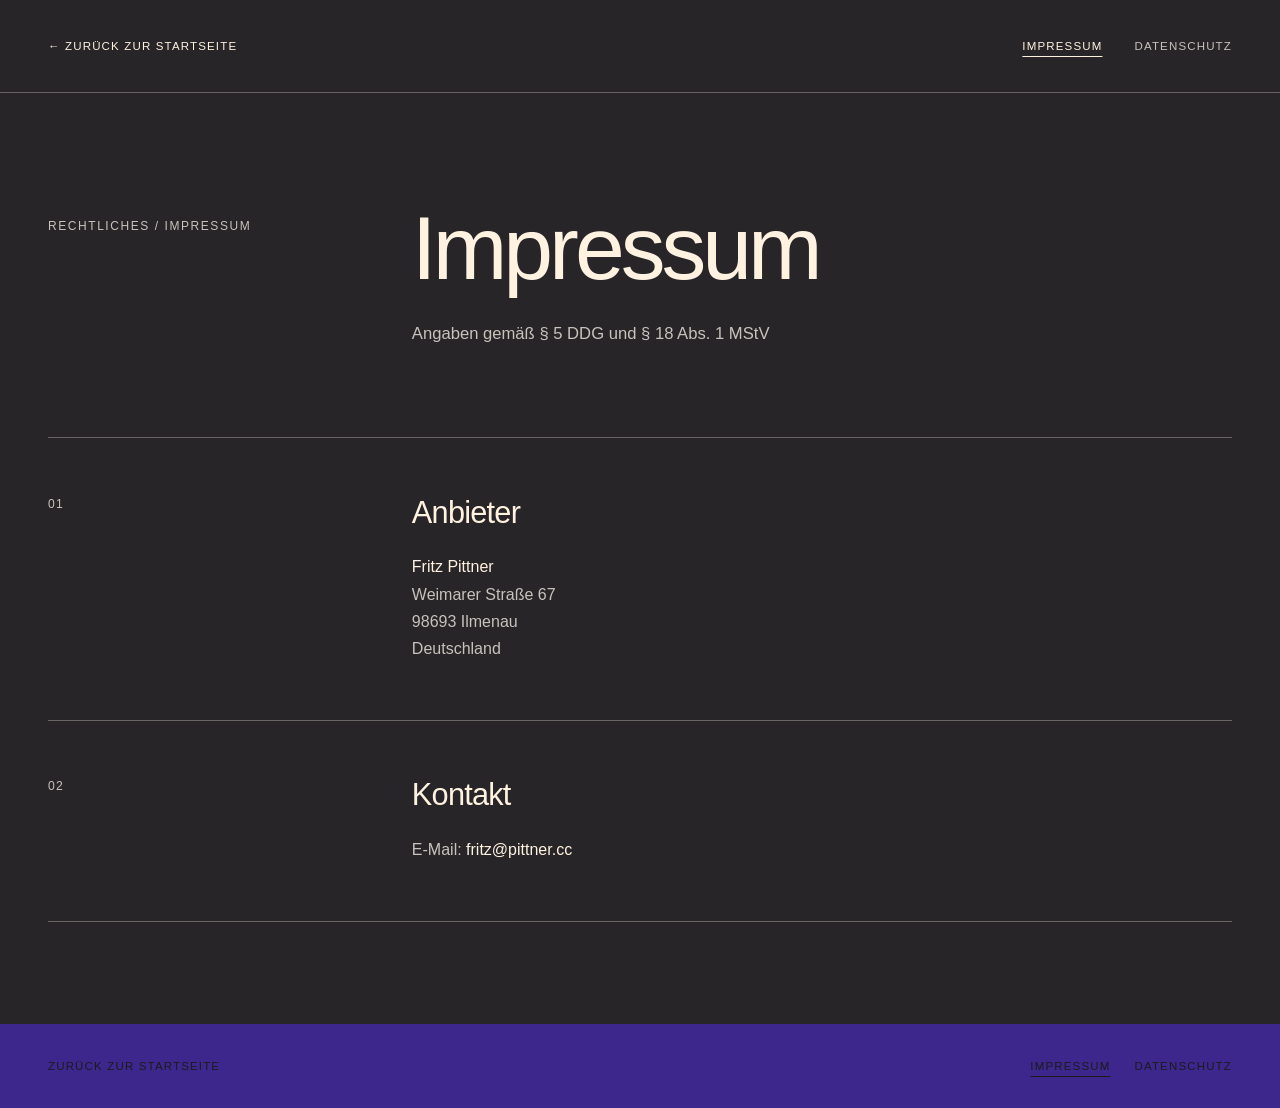
<file: impressum.html>
<!-- ========================================= -->
<!-- SECTION: DOKUMENT / HEAD                  -->
<!-- ========================================= -->
<!DOCTYPE html>
<html lang="de">
<head>
  <meta charset="UTF-8" />
  <meta name="viewport" content="width=device-width, initial-scale=1.0" />
  <meta
    name="description"
    content="Impressum der Portfolio-Webseite von Fritz Müller."
  />
  <title>Fritz Pittner | Impressum</title>
  <link
  rel="icon"
  href="img/icon.svg"
  type="image/svg+xml"
/>

  <link rel="stylesheet" href="style.css" />
</head>

<body class="legal-page-body">

  <!-- ========================================= -->
  <!-- SECTION: RECHTLICHE NAVIGATION             -->
  <!-- ========================================= -->
  <header class="legal-page-topbar">
    <a
      class="legal-page-back-link"
      href="index.html"
    >
      ← ZURÜCK ZUR STARTSEITE
    </a>

    <nav
      class="legal-page-navigation"
      aria-label="Rechtliche Seiten"
    >
      <a
        class="legal-page-navigation-link is-current"
        href="impressum.html"
        aria-current="page"
      >
        IMPRESSUM
      </a>

      <a
        class="legal-page-navigation-link"
        href="datenschutz.html"
      >
        DATENSCHUTZ
      </a>
    </nav>
  </header>

  <!-- ========================================= -->
  <!-- SECTION: IMPRESSUM                        -->
  <!-- ========================================= -->
  <main class="legal-page-main">
    <section
      class="legal-page-hero"
      aria-labelledby="legal-page-heading"
    >
      <p class="legal-page-eyebrow">
        RECHTLICHES / IMPRESSUM
      </p>

      <h1
        class="legal-page-heading"
        id="legal-page-heading"
      >
        Impressum
      </h1>

      <p class="legal-page-intro">
        Angaben gemäß § 5 DDG und § 18 Abs. 1 MStV
      </p>
    </section>

    <!-- ========================================= -->
    <!-- SECTION: ANBIETERANGABEN                  -->
    <!-- ========================================= -->
    <section class="legal-content-section">
      <p class="legal-content-index">
        01
      </p>

      <div class="legal-content-copy">
        <h2 class="legal-content-heading">
          Anbieter
        </h2>

        <address class="legal-address">
          <strong>Fritz Pittner</strong><br />
          Weimarer Straße 67<br />
          98693 Ilmenau<br />
          Deutschland
        </address>
      </div>
    </section>

    <!-- ========================================= -->
    <!-- SECTION: KONTAKT                         -->
    <!-- ========================================= -->
    <section class="legal-content-section">
      <p class="legal-content-index">
        02
      </p>

      <div class="legal-content-copy">
        <h2 class="legal-content-heading">
          Kontakt
        </h2>

        <p>
          E-Mail:
          <a
            class="legal-inline-link"
            href="mailto:fritz@pittner.cc"
          >
            fritz@pittner.cc
          </a>
        </p>
      </div>
    </section>
  </main>

  <!-- ========================================= -->
  <!-- SECTION: RECHTLICHER SEITENABSCHLUSS       -->
  <!-- ========================================= -->
  <footer class="legal-page-footer">
    <a
      class="legal-page-footer-link"
      href="index.html"
    >
      ZURÜCK ZUR STARTSEITE
    </a>

    <nav
      class="legal-page-footer-navigation"
      aria-label="Weitere rechtliche Seiten"
    >
      <a
        class="legal-page-footer-link"
        href="impressum.html"
        aria-current="page"
      >
        IMPRESSUM
      </a>

      <a
        class="legal-page-footer-link"
        href="datenschutz.html"
      >
        DATENSCHUTZ
      </a>
    </nav>
  </footer>

</body>
</html>
</file>
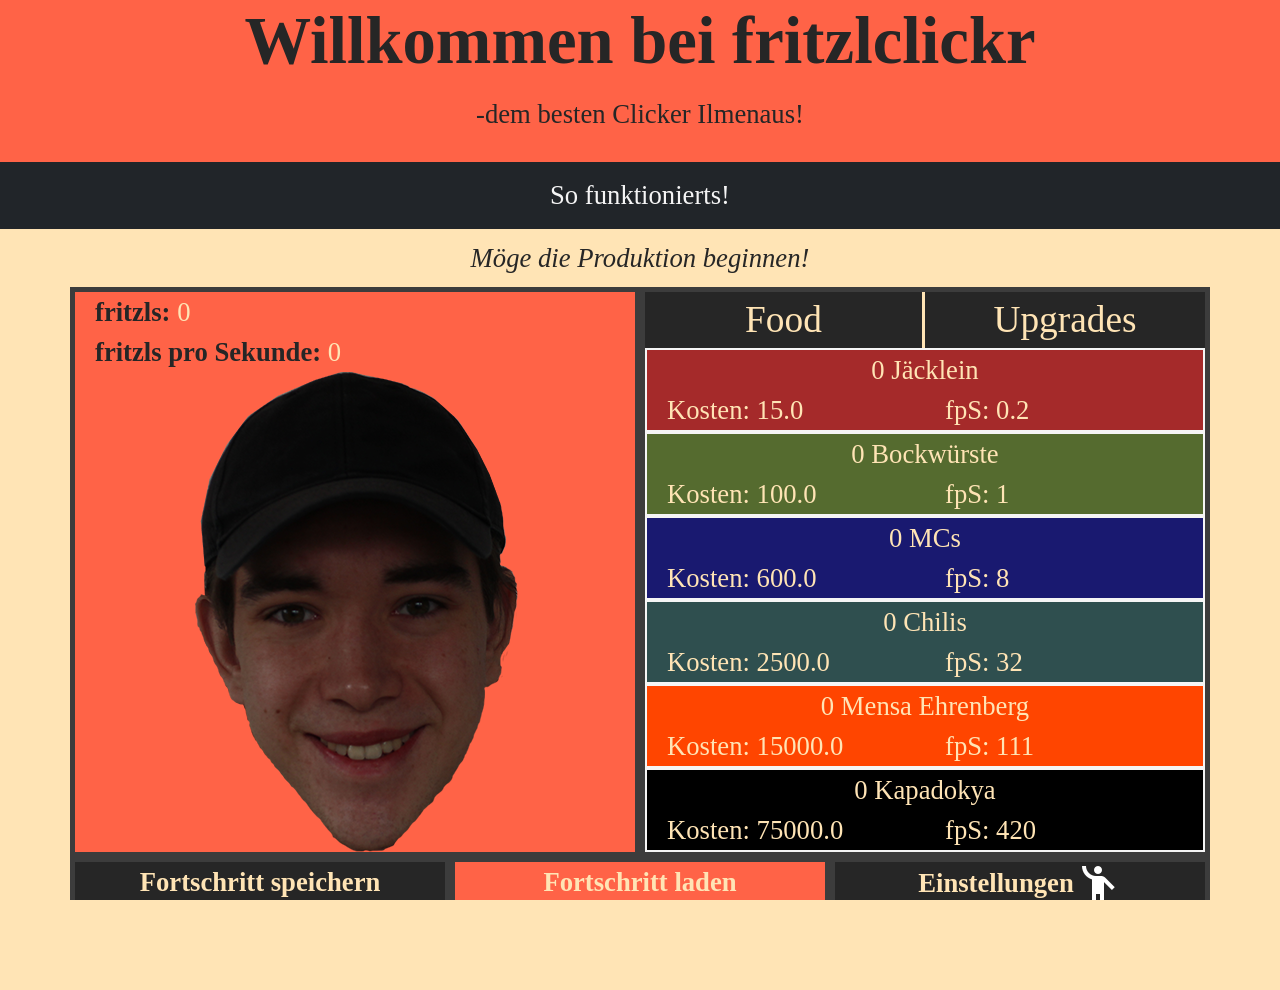
<file: fritzlclickr/fritzlclickr.html>
<!Doctype HTML>
<html lang="de">
<head>
  <meta charset="utf-8">
  <meta name="keywords" content="clicker, fritzlclickr, fritzlclicker, fritzl, game, spiel, gelegenheitsspiel, Ilmenau, TU, technische, Universität, Uni, bill, wumsen, bill_wumsen">
  <meta name="description" content="clicker game fritzlclickr">
  <meta name="author" content="Fritz Leonard Pittner">
  <meta name="viewport" content="width=device-width, initial-scale=1">
  <link rel="stylesheet" href="bootstrap.min.css"> <!--Bootstrap Library-->
  <link rel="stylesheet" type="text/css" href="fcss.css">
  <script src="fcscript.js"></script>
  <title> fritzlclickr - der beste Clicker Ilmenaus! Made by Fritz Leonard Pittner</title>
  <link rel="icon" type="image/x-icon" href="img/favicon.ico"> <!--Icon für Einstellungen/Barrierefreiheit-->
</head>
<body onload="checksettings()"> 
  <!--Header-->
  <div class="fheader">
    <h1 style="font-weight: bolder; color: rgba(38,38,38,1);">Willkommen bei fritzlclickr</h1>
    <p style="color: rgba(38,38,38,1);">-dem besten Clicker Ilmenaus!</p>
  </div>

  <!--Navigationsleiste-->
  <nav class="navbar navbar-expand-lg navbar-dark bg-dark justify-content-center">
    <div class="row container">
      <div class="navi col-12"> <a href="img/tutorial.png" target="_blank">So funktionierts!</a> </div>
    </div>
  </nav>

  <!--Seiteninhalt-->
  <div class="row"><span id="nachricht" style="text-align: center; margin-top: 1vh; font-style: oblique; color: rgba(38,38,38,1);">Möge die Produktion beginnen!</span></div>

  <div class="container" style="margin-top: 1vh;">
    <div class="row">

  <!--fritzl-Anzeige(/pro Sekunde)/Bild-->
      <div class="col-lg-6 border1 imgdiv" style="background-color: tomato;">
        <strong style="color: rgba(38,38,38,1);">fritzls:</strong> 
        <span id="fa" style="color: moccasin;">0</span> <br>
        <strong style="color: rgba(38,38,38,1);">fritzls pro Sekunde:</strong> 
        <span id="fpsa" style="color: moccasin;">0</span>
        <div style="max-width: 100%; max-height: 100%; text-align: center;"> 
         <a onmousedown="add()" onmouseup="revert()"> <img id="img1" style="display: block; margin-left: auto; margin-right: auto; margin-top: auto;" src="img/fritzl.png" alt="¯\_(ツ)_/¯" draggable="false"></a>
        </div>
      </div>

  <!--Rechte Spalte-->
      <div class="col-lg-6 border1" style="background-color: rgba(38,38,38,1); color: moccasin;">
        <div class="row" style="text-align: center;">
          <div id="foodtab" onclick="foodtab()" class="col-lg-6 hover" style="font-size: 28pt; color: moccasin; background-color: rgba(38,38,38,1); border-right-style:solid;">Food</div>
          <div onclick="upgradetab()" class="col-lg-6 hover" style="font-size: 28pt; color: moccasin; background-color: rgba(38,38,38,1);">Upgrades</div>
        </div>

  <!--Essen-->
        <div id="food">
          <div class="border2 row hover" style="background-color: brown;" onclick="fu1()">
            <div class="col-lg-12" style="text-align: center;"><span id="anzahl1">0</span>&nbsp;<span id="bier1">Jäcklein</span></div>
            <div class="col-lg-6">Kosten: <span id="kosten1">15.0</span></div>
            <div class="col-lg-6">fpS: <span id="fps1">0.2</span></div>
          </div>

          <div class="border2 row hover" style="background-color:darkolivegreen;" onclick="fu2()">  
            <div class="col-lg-12" style="text-align: center;"><span id="anzahl2">0</span>&nbsp;Bockwürste</div>
            <div class="col-lg-6">Kosten: <span id="kosten2">100.0</span></div>
            <div class="col-lg-6">fpS: <span id="fps2">1</span> </div>
          </div>

          <div class="border2 row hover" style="background-color:midnightblue;" onclick="fu3()">
            <div class="col-lg-12" style="text-align: center;"><span id="anzahl3">0</span>&nbsp;MCs</div>
            <div class="col-lg-6">Kosten: <span id="kosten3">600.0</span></div>
            <div class="col-lg-6">fpS: <span id="fps3">8</span> </div>
          </div>

          <div class="border2 row hover" style="background-color:darkslategray;"  onclick="fu4()">
            <div class="col-lg-12" style="text-align: center;"><span id="anzahl4">0</span>&nbsp;Chilis</div>
            <div class="col-lg-6">Kosten: <span id="kosten4">2500.0</span></div>
            <div class="col-lg-6">fpS: <span id="fps4">32</span> </div>
          </div>

          <div class="border2 row hover" style="background-color:orangered;" onclick="fu5()">
            <div class="col-lg-12" style="text-align: center;"><span id="anzahl5">0</span>&nbsp;Mensa Ehrenberg</div>
            <div class="col-lg-6">Kosten: <span id="kosten5">15000.0</span></div>
            <div class="col-lg-6">fpS: <span id="fps5">111</span> </div>
          </div>

          <div class="border2 row hover" style="background-color:black;" onclick="fu6()">
            <div class="col-lg-12" style="text-align: center;"><span id="anzahl6">0</span>&nbsp;Kapadokya</div>
            <div class="col-lg-6">Kosten: <span id="kosten6">75000.0</span></div>
            <div class="col-lg-6">fpS: <span id="fps6">420</span> </div>
          </div>
        </div>

  <!--Upgrades-->
        <div id="upgrades" style="display: none;">
          <div class="row">
            <div class="col-lg-4 tout hide">Verbesserung</div>
            <div class="col-lg-8 tin hide">Beschreibung</div>
          </div>

          <div onclick="upgrade1()" class="row hover">
            <div class="col-lg-4 tout">Extrafinger (<span id="uanzahl1">0</span>)</div>
            <div class="col-lg-8 tin">Verdopple deine Mausklicks! Kosten: <span id="ukosten1">100</span></div>
          </div>

          <div onclick="upgrade2()" class="row hover">
            <div class="col-lg-4 tout">Feinste Braukunst (<span id="uanzahl2">0</span>)</div>
            <div class="col-lg-8 tin">Dein <span id="bier3" style="color:rgba(38,38,38,1); font-size: 15pt;">Jäcklein</span> produziert jetzt <span id="ubeschreibung1" style="color: rgba(38,38,38,1);">0,3</span> fpS! Deine Mausklicks produzieren <span id="ubeschreibung2" style="color: rgba(38,38,38,1);">1</span> % mehr pro <span id="bier2" style="color:rgba(38,38,38,1); font-size: 15pt;">Jäcklein</span>! Kosten: <span id="ukosten2">100</span></div>
          </div>

          <div onclick="upgrade3()" class="row hover">
            <div class="col-lg-4 tout">Pro-Bockwurst (<span id="uanzahl3">0</span>)</div>
            <div class="col-lg-8 tin">Verdopple deine Bockwurst-fpS! Kosten: <span id="ukosten3">2000</span></div>
          </div>

          <div onclick="upgrade4()" class="row hover">
            <div class="col-lg-4 tout">MC-Menü (<span id="uanzahl4">0</span>)</div>
            <div class="col-lg-8 tin">Verbessere pro MCs deine Gesamtpassivproduktion von fritzls um <span id="ubeschreibung3" style="color: rgba(38,38,38,1);">1</span> %! Kosten: <span id="ukosten4">2500</span></div>
          </div>

          <div onclick="upgrade5()" class="row hover">
            <div class="col-lg-4 tout">Scharf! (<span id="uanzahl5">0</span>)</div>
            <div class="col-lg-8 tin">Für jede Chili kriegst du <span id="ubeschreibung4" style="color: rgba(38,38,38,1);">10</span> fritzls mehr pro Klick! Kosten <span id="ukosten5">10000</span></div>
          </div>

          <div id="upgrade6hide" onclick="upgrade6()" class="row hover">
            <div class="col-lg-4 tout">Reinheitsgebot</div>
            <div class="col-lg-8 tin">Deine Jäcklein sind jetzt Sternburg! Sternburg fpS-Produktion x10 (nur einmal kaufbar)! Kosten: <span id="ukosten6">100000</span></div>
          </div>

          <div onclick="upgrade7()" class="row hover">
            <div class="col-lg-4 tout">Studentenrabatt (<span id="uanzahl7">0</span>)</div>
            <div class="col-lg-8 tin">Mensa fpS-Produktion +<span id="ubeschreibung5" style="color: rgba(38,38,38,1);">111</span>! Kosten: <span id="ukosten7">75000</span></div>
          </div>

          <div onclick="upgrade8()" class="row hover">
            <div class="col-lg-4 tout">Döner deines Vertrauens (<span id="uanzahl8">0</span>)</div>
            <div class="col-lg-8 tin">Für jeden Kapadokya erhältst du <span id="ubeschreibung6" style="color: rgba(38,38,38,1);">20</span> Jäcklein! Kosten: <span id="ukosten8">500000</span></div>
          </div>
        </div>
      </div>
    </div>

  <!--Speichern/Laden/Einstellungen-->
    <div class="row">
      <div class="col-lg-4 border1 hover" style="background-color: rgba(38,38,38,1); text-align:center; color: moccasin;" onclick="speichern()">
        <strong>Fortschritt speichern</strong>
      </div>
      <div class="col-lg-4 border1 hover" style="background-color: tomato;text-align:center; color: moccasin;" onclick="laden()">
        <strong>Fortschritt laden</strong>
      </div>
      <div class="col-lg-4 border1 hover" style="background-color: rgba(38,38,38,1);text-align:center; color: moccasin;" onclick="settings()">
        <strong>Einstellungen<img src="img/emoji.png" alt="¯\_(ツ)_/¯" draggable="false"></strong>
      </div>
    </div>

    <div id="efenster" class="border1 row" style="background-color:tomato; display: none">
            <div class="col-lg-12" style="text-align: left;"><strong style="color: rgba(38,38,38,1); text-decoration: underline rgba(38,38,38,1);">Einstellungen:</strong></div>

            <div class="col-12" style="text-align: left;"> 
              <label for="volume">Lautstärke (0%-100%):</label> 
              <input type="range" id="volume" name="vol" min="0" max="100" value="100" style="color: black"> 
            </div>

            <div class="col-12" style="text-align: left;"> 
              <label for="volumetf">Sound deaktivieren?</label> 
              <input type="checkbox" id="volumetf" name="volumetf"> 
            </div>

            <div class="col-12" style="text-align: left;"> 
              <label for="videotf">Animation deaktivieren?</label> 
              <input type="checkbox" id="videotf" name="videotf"> 
            </div>

            <div class="col-12" style="text-align: left;"> 
              <label for="legasthenie" style="font-size: 25pt;">Legasthenieschriftart aktivieren?<img src="img/emoji.png" alt="¯\_(ツ)_/¯" draggable="false"></label> 
              <input type="checkbox" id="legasthenie" name="legasthenie"> 
            </div>

            <div class="col-6 border1 hover" style="background-color: rgba(38,38,38,1); text-align:center; color: moccasin;" onclick="ssave()">Einstellungen speichern</div>
            <div class="col-6 border1 hover" style="background-color: rgba(38,38,38,1); text-align:center; color: moccasin;" onclick="sclose()">Einstellungen nicht speichern</div>
    </div>
  </div>

  <!--Footer-->
  <div class="ffooter1 row justify-content-center" style="margin-top: 5vh">
      <div class="col-lg-4 footer">
        <a href="../index.html" style="color:moccasin; font-size: 15pt;">Zurück zum Portfolio</a>
      </div>
      <div class="col-lg-4 footer">
        <a href="../impressum.html" style="color:moccasin; font-size: 15pt;">Impressum</a>
      </div>
      <div class="col-lg-4 footer">
        <a href="../datenschutz.html" style="color:moccasin; font-size: 15pt;">Datenschutz</a>
      </div>
  </div>
</body>
</html>
</file>
<file: style.css>
/* ========================================= */
/* SECTION: ROOT / FARBEN / BASIS            */
/* ========================================= */
:root {
  --color-bg: #272527;
  --color-text: #fff2e1;
  --color-highlight: #c7c2bc;
  --color-panel: #3d278d;
  --color-panel-text: #1b1a1d;

  --video-width: min(43.4vw, 770px);
  --video-ratio: 16 / 9;

  --font-large: clamp(2.5rem, 4.8vw, 5.5rem);
  --font-small: clamp(0.85rem, 1vw, 1rem);

  --page-padding-x: 3rem;
  --page-padding-y: 2rem;

  --text-gap-tight: 0.35rem;

  --landing-transition-duration: 1000ms;
  --landing-transition-easing:
    cubic-bezier(0.55, 0.055, 0.675, 0.19);

  /* ========================================= */
  /* SECTION: Projekte Variablen              */
  /* ========================================= */
  --experience-font-display: Arial, Helvetica, sans-serif;
  --experience-font-body: Arial, Helvetica, sans-serif;

  --experience-border-color: rgba(199, 194, 188, 0.4);
  --experience-text-muted: #c7c2bc;
  --experience-row-height: 98px;

  --experience-duration-open: 504ms;
  --experience-duration-close: 260ms;
  --experience-easing: cubic-bezier(0.22, 1, 0.36, 1);

  /* ========================================= */
  /* SECTION: FOOTER VARIABLEN                 */
  /* ========================================= */
  --footer-wave-height: 2.5rem;
  --footer-wave-count: 11;
  --footer-content-width: 1280px;
}

* {
  box-sizing: border-box;
  margin: 0;
  padding: 0;
}

html {
  background: var(--color-bg);
  color: var(--color-text);
  scroll-behavior: smooth;
}

body {
  background: var(--color-bg);
  color: var(--color-text);
  font-family: Arial, Helvetica, sans-serif;
  overflow-x: hidden;
}

/* ========================================= */
/* SECTION: PAGE CURTAIN                     */
/* ========================================= */
.page-curtain {
  display: none;
}

html.js .page-curtain {
  position: fixed;
  inset: 0;
  z-index: 100;

  width: 100%;
  height: 100%;
  min-height: 100vh;
  min-height: 100dvh;

  display: block;
  overflow: hidden;
  isolation: isolate;

  overscroll-behavior: none;
  touch-action: none;
  pointer-events: auto;
}

.page-curtain-panel {
  position: absolute;
  top: -1px;
  bottom: -1px;

  width: calc(50% + 2px);

  background: #000;

  backface-visibility: hidden;
  transform: translate3d(0, 0, 0);
}

.page-curtain-panel--left {
  left: -1px;
}

.page-curtain-panel--right {
  right: -1px;
}

html.page-curtain-closed,
html.page-curtain-closed body {
  overflow: hidden;
  overscroll-behavior: none;
}

html.page-curtain-closed
.page-curtain-panel--left,
html.page-curtain-closed
.page-curtain-panel--right {
  transform: translate3d(0, 0, 0);
}

html.page-curtain-opening
.page-curtain-panel--left {
  animation:
    page-curtain-open-left
    var(--landing-transition-duration)
    var(--landing-transition-easing)
    both;
}

html.page-curtain-opening
.page-curtain-panel--right {
  animation:
    page-curtain-open-right
    var(--landing-transition-duration)
    var(--landing-transition-easing)
    both;
}

html.page-curtain-open
.page-curtain {
  visibility: hidden;
  pointer-events: none;
}

html.page-curtain-open
.page-curtain-panel--left {
  transform: translate3d(-100%, 0, 0);
}

html.page-curtain-open
.page-curtain-panel--right {
  transform: translate3d(100%, 0, 0);
}

html.page-curtain-closing
.page-curtain-panel--left {
  animation:
    page-curtain-close-left
    var(--landing-transition-duration)
    var(--landing-transition-easing)
    both;
}

html.page-curtain-closing
.page-curtain-panel--right {
  animation:
    page-curtain-close-right
    var(--landing-transition-duration)
    var(--landing-transition-easing)
    both;
}

@keyframes page-curtain-open-left {
  from {
    transform: translate3d(0, 0, 0);
  }

  to {
    transform: translate3d(-100%, 0, 0);
  }
}

@keyframes page-curtain-open-right {
  from {
    transform: translate3d(0, 0, 0);
  }

  to {
    transform: translate3d(100%, 0, 0);
  }
}

@keyframes page-curtain-close-left {
  from {
    transform: translate3d(-100%, 0, 0);
  }

  to {
    transform: translate3d(0, 0, 0);
  }
}

@keyframes page-curtain-close-right {
  from {
    transform: translate3d(100%, 0, 0);
  }

  to {
    transform: translate3d(0, 0, 0);
  }
}

/* ========================================= */
/* SECTION: PAGE CURTAIN REDUCED MOTION      */
/* ========================================= */
@media (prefers-reduced-motion: reduce) {
  html.page-curtain-opening
  .page-curtain-panel--left,
  html.page-curtain-opening
  .page-curtain-panel--right,
  html.page-curtain-closing
  .page-curtain-panel--left,
  html.page-curtain-closing
  .page-curtain-panel--right {
    animation-duration: 20ms;
  }
}

/* ========================================= */
/* SECTION: SCROLLBAR AUSBLENDEN             */
/* ========================================= */
html,
body {
  scrollbar-width: none;
  -ms-overflow-style: none;
}

html::-webkit-scrollbar,
body::-webkit-scrollbar {
  display: none;
}

/* ========================================= */
/* SECTION: PAGE GRID                        */
/* ========================================= */
.page-grid {
  display: grid;
  grid-template-columns: 1fr;
}

/* ========================================= */
/* SECTION: LANDING                          */
/* ========================================= */
.landing {
  position: relative;
  height: 500vh;
}

.landing-sticky {
  position: sticky;
  top: 0;
  z-index: 2;
  height: 100vh;

  display: grid;
  place-items: center;

  padding:
    var(--page-padding-y)
    var(--page-padding-x);
}

.landing-frame {
  position: relative;

  width: 100%;
  height: 100%;

  display: grid;
  place-items: center;
}

/* ========================================= */
/* SECTION: LANDING NAVIGATION               */
/* ========================================= */
.landing-topbar {
  position: sticky;
  top: 3vh;
  z-index: 4;

  height: 1px;

  margin-right:
    clamp(0.5rem, 1.2vw, 1.25rem);
  margin-bottom: -1px;
  margin-left:
    clamp(0.5rem, 1.2vw, 1.25rem);

  display: grid;
  grid-template-columns:
    auto
    minmax(0, 1fr)
    auto
    auto;
  align-items: baseline;
  column-gap:
    clamp(0.75rem, 1.5vw, 1.5rem);

  pointer-events: auto;
}

.landing-topbar-name {
  grid-column: 1;
  justify-self: start;

  color: var(--color-text);

  font-family:
    var(--experience-font-display);
  font-size:
    clamp(1.725rem, 2.7vw, 3rem);
  font-weight: 400;
  letter-spacing: -0.025em;
}

.landing-topbar-timecode {
  position: absolute;
  left: 50%;

  width: 8ch;
  min-height: 3rem;

  display: inline-flex;
  align-items: center;
  justify-content: center;

  color: var(--color-highlight);

  font-family:
    var(--experience-font-body);
  font-size:
    clamp(0.93rem, 1.35vw, 1.35rem);
  font-weight: 400;
  letter-spacing: 0.02em;

  font-variant-numeric: tabular-nums;
  font-feature-settings: "tnum" 1;
  text-align: center;
  white-space: nowrap;

  transform: translateX(-50%);
}

.landing-topbar-timecode,
.landing-topbar-link {
  color: var(--color-highlight);

  font-family:
    var(--experience-font-body);
  font-size:
    clamp(0.93rem, 1.35vw, 1.35rem);
  font-weight: 400;
  letter-spacing: 0.02em;
}

.landing-topbar-name,
.landing-topbar-link {
  position: relative;

  min-height: 3rem;

  display: inline-flex;
  align-items: center;

  padding:
    0.55rem
    0;

  text-decoration: none;

  transition:
    opacity 180ms ease,
    transform 180ms ease;
}

.landing-topbar-name::after,
.landing-topbar-link::after {
  content: "";

  position: absolute;
  right: 0;
  bottom: 0.25rem;
  left: 0;

  height: 1px;

  background: currentColor;

  opacity: 0.35;

  transform: scaleX(0.35);
  transform-origin: center;

  transition:
    opacity 180ms ease,
    transform 180ms ease;
}

.landing-topbar-timecode {
  width: 8ch;
  min-height: 3rem;

  display: inline-flex;
  align-items: center;
  justify-content: center;
  justify-self: center;

  font-variant-numeric: tabular-nums;
  font-feature-settings: "tnum" 1;
  text-align: center;
}

.landing-topbar-link {
  color: var(--color-highlight);

  font-family:
    var(--experience-font-body);
  font-size:
    clamp(0.93rem, 1.35vw, 1.35rem);
  font-weight: 400;
  letter-spacing: 0.02em;

  justify-self: auto;
}

.landing-topbar-link--projects {
  position: absolute;
  right: clamp(7.5rem, 16vw, 13rem);
}

.landing-topbar-link--contact {
  position: relative;
  top: 0;
  right: auto;

  grid-column: 4;
  justify-self: end;
  align-self: start;
}

.landing-topbar-name:hover,
.landing-topbar-link:hover {
  opacity: 0.72;
  transform: translateY(-2px);
}

.landing-topbar-name:hover::after,
.landing-topbar-link:hover::after,
.landing-topbar-name:focus-visible::after,
.landing-topbar-link:focus-visible::after {
  opacity: 1;
  transform: scaleX(1);
}

.landing-topbar-name:focus-visible,
.landing-topbar-link:focus-visible {
  outline:
    2px solid
    currentColor;
  outline-offset: 4px;
}

/* ========================================= */
/* SECTION: LANDING NAVIGATION MOBILE        */
/* ========================================= */
@media (max-width: 768px) {
  .landing-topbar {
    top: 3vh;

    margin-right: 0.5rem;
    margin-left: 0.5rem;

    column-gap: 0.55rem;
  }

  .landing-topbar-name {
    font-size:
      clamp(1.2rem, 4.65vw, 1.725rem);
  }

  .landing-topbar-timecode,
  .landing-topbar-link {
    font-size:
      clamp(
        0.675rem,
        2.475vw,
        1.08rem
      );
    letter-spacing: 0.01em;
  }

  .landing-topbar-link {
    right: clamp(5.6rem, 18vw, 8.2rem);
  }

  .landing-topbar-name,
  .landing-topbar-timecode,
  .landing-topbar-link {
    min-height: 2.75rem;
  }
}

/* ========================================= */
/* SECTION: LANDING NAVIGATION SMALL MOBILE  */
/* ========================================= */
@media (max-width: 480px) {
  .landing-topbar {
    top: 3vh;

    margin-right: 0.3rem;
    margin-left: 0.3rem;

    column-gap: 0.35rem;
  }

  .landing-topbar-name {
    font-size:
      clamp(1.05rem, 4.5vw, 1.425rem);
  }

  .landing-topbar-timecode,
  .landing-topbar-link {
    font-size:
      clamp(0.54rem, 2.25vw, 0.87rem);
    letter-spacing: 0;
  }

  .landing-topbar-link {
    right: clamp(4.9rem, 19vw, 6.8rem);
  }

  .landing-topbar-name,
  .landing-topbar-link {
    padding-top: 0.45rem;
    padding-bottom: 0.45rem;
  }

  .landing-topbar-name::after,
  .landing-topbar-link::after {
    bottom: 0.2rem;
  }
}

/* ========================================= */
/* SECTION: LANDING SIDE LINES               */
/* ========================================= */
.landing-lines {
  position: fixed;
  top: 0;
  left: 0;
  z-index: 1;

  width: 100vw;
  height: 100vh;

  overflow: hidden;
  pointer-events: none;

  opacity: 0;
}

.landing-lines.is-ready {
  opacity: 1;
}

.side-line {
  position: absolute;
  top: 0;

  width: 3rem;
  height: 100%;

  overflow: hidden;
}

.side-line-left {
  left: 33.333%;
  transform: translateX(-50%);
}

.side-line-right {
  left: 66.666%;
  transform: translateX(-50%);
}

.side-line-track {
  position: absolute;
  top: 0;
  left: 50%;

  display: flex;
  flex-direction: column;
  align-items: center;
  gap: 2.8rem;

  transform:
    translateX(-50%)
    translateY(0);

  will-change: transform;
}

.side-line-track span {
  display: block;

  color: var(--color-highlight);
  font-size: 0.78rem;
  line-height: 1;

  writing-mode: vertical-rl;
  text-orientation: mixed;
  white-space: nowrap;

  opacity: 0.35625;
}

/* ========================================= */
/* SECTION: VIDEO STAGE                      */
/* ========================================= */
.video-stage {
  position: relative;
  z-index: 1;

  width: var(--video-width);
  aspect-ratio: var(--video-ratio);

  display: grid;
  place-items: center;

  isolation: isolate;
}

/* ========================================= */
/* SECTION: VIDEO BACKLIGHT                  */
/* ========================================= */
.portfolio-video-glow {
  position: absolute;
  inset: 0;
  z-index: 0;

  width: 100%;
  height: 100%;

  display: block;
  object-fit: cover;

  filter:
    blur(72px)
    saturate(1.5);

  opacity: 0;

  pointer-events: none;

  transform: scale(1.5);
  transform-origin: center;

  -webkit-mask-image:
    radial-gradient(
      ellipse at center,
      black 18%,
      rgba(0, 0, 0, 0.78) 48%,
      transparent 80%
    );
  mask-image:
    radial-gradient(
      ellipse at center,
      black 18%,
      rgba(0, 0, 0, 0.78) 48%,
      transparent 80%
    );

  transition:
    opacity 360ms ease;
}

.portfolio-video-glow.is-active {
  opacity: 0.32;
}

/* ========================================= */
/* SECTION: VIDEO BACKLIGHT MOBILE           */
/* ========================================= */
@media (max-width: 768px) {
  .portfolio-video-glow {
    inset: 0;

    width: 100%;
    height: 100%;

    filter:
      blur(44px)
      saturate(1.2);

    transform: scale(2.2);
  }

  .portfolio-video-glow.is-active {
    opacity: 0.16;
  }
}

/* ========================================= */
/* SECTION: VIDEO BACKLIGHT REDUCED MOTION   */
/* ========================================= */
@media (prefers-reduced-motion: reduce) {
  :root {
    --landing-transition-duration: 20ms;
  }

  .portfolio-video-glow {
    transition: none;
  }
}

.video-mask {
  position: absolute;
  inset: 0;
  z-index: 1;

  overflow: hidden;
  isolation: isolate;

  background: #1f1d20;
}

/* ========================================= */
/* SECTION: VIDEO PROJECT LINK               */
/* ========================================= */
.portfolio-video-link {
  position: absolute;
  inset: 0;
  z-index: 3;

  display: block;

  background: transparent;

  cursor: pointer;
  text-decoration: none;
}

.portfolio-video-link.is-disabled {
  pointer-events: none;
  cursor: default;
}

/* ========================================= */
/* SECTION: VIDEO CURTAIN LAYERS             */
/* ========================================= */
.portfolio-video {
  position: absolute;
  inset: 0;
  z-index: 0;

  width: 101.5%;
  height: 101.5%;

  display: block;
  object-fit: cover;

  visibility: hidden;

  background: #1f1d20;

  pointer-events: none;
}

.portfolio-video.is-active {
  z-index: 1;
  visibility: visible;
}

.portfolio-video.is-incoming {
  z-index: 2;

  visibility: visible;

  will-change:
    clip-path,
    mask-size;
}

.portfolio-video.is-entering-next {
  clip-path:
    inset(0 50% 0 50%);
}

.portfolio-video.is-entering-next.is-animating {
  animation:
    landing-curtain-next
    var(--landing-transition-duration)
    var(--landing-transition-easing)
    both;
}

.portfolio-video.is-entering-previous {
  clip-path: none;

  -webkit-mask-image:
    linear-gradient(#000 0 0),
    linear-gradient(#000 0 0);
  -webkit-mask-position:
    left center,
    right center;
  -webkit-mask-repeat:
    no-repeat,
    no-repeat;
  -webkit-mask-size:
    0% 100%,
    0% 100%;

  mask-image:
    linear-gradient(#000 0 0),
    linear-gradient(#000 0 0);
  mask-position:
    left center,
    right center;
  mask-repeat:
    no-repeat,
    no-repeat;
  mask-size:
    0% 100%,
    0% 100%;
}

.portfolio-video.is-entering-previous.is-animating {
  animation:
    landing-curtain-previous
    var(--landing-transition-duration)
    var(--landing-transition-easing)
    both;
}

@keyframes landing-curtain-next {
  from {
    clip-path:
      inset(0 50% 0 50%);
  }

  to {
    clip-path:
      inset(0 0 0 0);
  }
}

@keyframes landing-curtain-previous {
  from {
    -webkit-mask-size:
      0% 100%,
      0% 100%;

    mask-size:
      0% 100%,
      0% 100%;
  }

  to {
    -webkit-mask-size:
      50% 100%,
      50% 100%;

    mask-size:
      50% 100%,
      50% 100%;
  }
}

/* ========================================= */
/* SECTION: VIDEO OVERLAY                    */
/* ========================================= */
.video-overlay {
  position: absolute;
  inset: 0;
  z-index: 2;

  overflow: visible;
  pointer-events: none;
}

.overlay-large,
.overlay-small {
  position: absolute;

  color: var(--color-text);
  line-height: 1;
}

.overlay-large {
  width: min(40vw, 32rem);

  font-size: var(--font-large);
  font-weight: 600;
  letter-spacing: 0.01em;
  line-height: 0.95;

  white-space: nowrap;
  word-break: normal;
  overflow-wrap: normal;
  hyphens: none;
}

.overlay-small {
  color: var(--color-highlight);
  font-size:
    clamp(0.935rem, 1.2vw, 1.2rem);
  letter-spacing: 0.02em;

  white-space: nowrap;
}

/* ========================================= */
/* SECTION: LANDING LETTER ROLL              */
/* ========================================= */
.landing-letter {
  --word-fit-scale: 1;
  --landing-word-area-width: auto;

  width: var(--landing-word-area-width);
  min-width: 0;

  overflow: hidden;
}

.overlay-large.landing-letter {
  height: 1.14em;
}

.overlay-small.landing-letter {
  height: 1.3em;
}

.landing-letter-track {
  position: relative;

  width: 100%;
  height: 100%;
  min-width: 0;

  display: grid;

  transform: translateY(0);
}

.landing-letter-value {
  position: relative;
  grid-area: 1 / 1;

  width: 100%;
  height: 100%;
  min-width: 0;

  display: flex;
  align-items: center;

  color: inherit;

  font: inherit;
  line-height: inherit;
  letter-spacing: inherit;
  text-align: inherit;
  white-space: nowrap;
}

.overlay-left
.landing-letter-value,
.overlay-top-right
.landing-letter-value {
  justify-content: flex-end;
}

.overlay-right
.landing-letter-value,
.overlay-top-left
.landing-letter-value {
  justify-content: flex-start;
}

.overlay-bottom-center
.landing-letter-value {
  justify-content: center;
}

.landing-letter-fit {
  --word-fit-scale: 1;
  --word-fit-size: 1em;

  display: inline-block;
  flex: 0 0 auto;

  max-width: none;

  font: inherit;
  font-size:
    var(
      --word-fit-size,
      1em
    );
  line-height: 1.08;
  letter-spacing: inherit;

  text-align: inherit;
  white-space: nowrap;

  transform-origin: center;
}

html.js
.video-overlay:not(.is-word-fit-ready)
.landing-letter-fit {
  visibility: hidden;
}

.landing-letter-track.roll-up
.landing-letter-next {
  transform: translateY(100%);
}

.landing-letter-track.roll-down
.landing-letter-next {
  transform: translateY(-100%);
}

.landing-letter-track.roll-up.is-animating {
  animation:
    landing-letter-roll-up
    var(--landing-transition-duration)
    var(--landing-transition-easing)
    both;
}

.landing-letter-track.roll-down.is-animating {
  animation:
    landing-letter-roll-down
    var(--landing-transition-duration)
    var(--landing-transition-easing)
    both;
}

@keyframes landing-letter-roll-up {
  from {
    transform: translateY(0);
  }

  to {
    transform: translateY(-100%);
  }
}

@keyframes landing-letter-roll-down {
  from {
    transform: translateY(0);
  }

  to {
    transform: translateY(100%);
  }
}

/* ========================================= */
/* SECTION: OVERLAY POSITIONING              */
/* ========================================= */
.overlay-left {
  top: 50%;
  right: calc(100% + var(--text-gap-tight));

  text-align: right;

  transform: translateY(-50%);
}

.overlay-right {
  top: 50%;
  left: calc(100% + var(--text-gap-tight));

  text-align: left;

  transform: translateY(-50%);
}

.overlay-top-left {
  bottom: calc(100% + var(--text-gap-tight));
  left: 0;
}

.overlay-top-right {
  right: 0;
  bottom: calc(100% + var(--text-gap-tight));

  text-align: right;
}

.overlay-bottom-center {
  top: calc(100% + var(--text-gap-tight));
  left: 50%;

  font-style: italic;
  text-align: center;

  transform: translateX(-50%);
}

/* ========================================= */
/* SECTION: RESPONSIVE LANDING TABLET        */
/* ========================================= */
@media (min-width: 701px) and (max-width: 1100px) {
  :root {
    --video-width: min(61.6vw, 704px);
  }

  .landing {
    height: 500vh;
    height: 500svh;
  }

  .landing-sticky {
    height: 100vh;
    height: 100svh;

    padding: 1.5rem 2rem;
  }

  .landing-topbar {
    top: 3svh;

    margin-right: 0.75rem;
    margin-left: 0.75rem;

    column-gap: 0.75rem;
  }

  .landing-topbar-name {
    font-size:
      clamp(1.35rem, 2.8vw, 2rem);
  }

  .landing-topbar-timecode,
  .landing-topbar-link {
    font-size:
      clamp(0.75rem, 1.5vw, 1rem);
  }

  .landing-topbar-link--projects {
    right:
      clamp(7rem, 15vw, 10rem);
  }

  .landing-topbar-link--contact {
    right: auto;
  }

  .video-stage {
    width: var(--video-width);
  }

  .portfolio-video-glow {
    filter:
      blur(56px)
      saturate(1.35);

    transform: scale(1.65);
  }

  .portfolio-video-glow.is-active {
    opacity: 0.24;
  }
}

/* ========================================= */
/* SECTION: RESPONSIVE LANDING SMARTPHONE    */
/* ========================================= */
@media (max-width: 700px) {
  :root {
    --video-width: 100vw;
    --text-gap-tight: 0.4rem;
  }

  .landing {
    height: 500vh;
    height: 500svh;
  }

  .landing-sticky {
    width: 100%;
    height: 100vh;
    height: 100svh;
    min-height: 100svh;

    padding: 0;
  }

  .landing-frame {
    width: 100%;
    height: 100%;
  }

  .landing-topbar {
    top: 3svh;

    grid-template-columns:
      auto
      minmax(0, 1fr)
      auto;
    column-gap: 0.5rem;

    margin-right: 0.75rem;
    margin-left: 0.75rem;
  }

  .landing-topbar-name {
    grid-column: 1;

    font-size:
      clamp(1.05rem, 4.6vw, 1.45rem);
  }

  .landing-topbar-timecode {
    left: 50%;

    font-size:
      clamp(0.62rem, 2.6vw, 0.82rem);
  }

  .landing-topbar-link--projects {
    display: none;
  }

  .landing-topbar-link--contact {
    position: relative;
    top: 0;
    right: auto;

    grid-column: 3;
    justify-self: end;
    align-self: start;

    font-size:
      clamp(0.68rem, 2.8vw, 0.9rem);
  }

  .landing-topbar-name,
  .landing-topbar-timecode,
  .landing-topbar-link {
    min-height: 2.75rem;
  }

  .video-stage {
    width: 100vw;
    max-width: 100%;

    aspect-ratio: var(--video-ratio);
  }

  .portfolio-video-glow {
    filter:
      blur(36px)
      saturate(1.2);

    transform: scale(1.35);
  }

  .portfolio-video-glow.is-active {
    opacity: 0.16;
  }

  .portfolio-video-link {
    touch-action: manipulation;
  }

  .overlay-left,
  .overlay-right {
    display: none;
  }

  .overlay-top-left {
    left: 0.75rem;
  }

  .overlay-top-right {
    right: 0.75rem;
  }

  .landing-lines {
    height: 100vh;
    height: 100svh;
  }

  .side-line {
    width: 2.25rem;
  }
}

/* ========================================= */
/* SECTION: PROJEKTE                         */
/* ========================================= */
.experience-section {
  position: relative;

  width: 100%;

  background: var(--color-bg);
  color: var(--color-text);
}

.experience-container {
  width: min(100%, 1280px);

  margin: 0 auto;
  padding:
    clamp(5.6rem, 8vw, 8.8rem)
    var(--page-padding-x)
    clamp(6rem, 8vw, 9rem);
}

/* ========================================= */
/* SECTION: EXPERIENCE HEADER                */
/* ========================================= */
.experience-header {
  display: grid;
  grid-template-columns: 1fr;
  grid-template-areas:
    "eyebrow"
    "heading"
    "intro";

  margin-bottom: clamp(4rem, 7vw, 7rem);
}

.experience-eyebrow {
  grid-area: eyebrow;

  padding-top: 0.7rem;

  color: var(--experience-text-muted);

  font-family: var(--experience-font-display);
  font-size: 0.75rem;
  line-height: 1.3;
  letter-spacing: 0.13em;

  text-transform: uppercase;
}

.experience-heading {
  grid-area: heading;

  max-width: 900px;

  color: var(--color-text);

  font-family: var(--experience-font-body);
  font-size: clamp(3rem, 6.5vw, 7.5rem);
  font-weight: 400;
  line-height: 0.9;
  letter-spacing: -0.045em;
  grid-area: heading;

  width: 100%;
  max-width: 900px;

  justify-self: center;

  text-align: center;

  margin-right: auto;
  margin-left: auto;
}

.experience-intro {
  grid-area: intro;

  width: 100%;
  max-width: 680px;

  justify-self: center;

  margin-top: 2rem;
  margin-right: auto;
  margin-left: auto;

  text-align: center;

  color: var(--experience-text-muted);

  font-family: var(--experience-font-body);
  font-size: clamp(1rem, 1.3vw, 1.15rem);
  line-height: 1.55;
}

/* ========================================= */
/* SECTION: EXPERIENCE ACCORDION             */
/* ========================================= */
.experience-accordion {
  width: 100%;
}

.experience-item {
  border-bottom:
    1px solid
    rgba(27, 26, 29, 0.42);
}

.experience-item:first-child {
  border-top:
    1px solid
    rgba(27, 26, 29, 0.42);
}

.experience-item-heading {
  font: inherit;
}

/* ========================================= */
/* SECTION: EXPERIENCE CLOSED ROW            */
/* ========================================= */
.experience-trigger {
  width: 100%;
  min-height: var(--experience-row-height);

  display: grid;
  grid-template-columns:
    minmax(10rem, 0.85fr)
    minmax(20rem, 2.4fr)
    minmax(9rem, 0.85fr)
    2rem;
  align-items: center;
  gap: clamp(1rem, 2.5vw, 2.5rem);

  padding: 1rem clamp(1rem, 2vw, 1.75rem);

  border: 0;
  border-radius: 0;

  background: var(--color-panel);
  color: var(--color-panel-text);

  font: inherit;
  text-align: left;

  cursor: pointer;

  transition:
    background-color 180ms ease,
    padding 180ms ease;
}

@media (hover: hover) and (pointer: fine) {
  .experience-trigger:hover {
    padding-right: clamp(1.25rem, 2.4vw, 2.15rem);
    padding-left: clamp(1.25rem, 2.4vw, 2.15rem);

    background: color-mix(
      in srgb,
      var(--color-panel) 90%,
      white 10%
    );
  }
}

.experience-trigger:focus-visible {
  position: relative;
  z-index: 1;

  outline:
    2px solid
    var(--color-panel-text);
  outline-offset: -5px;
}

.experience-row-meta {
  min-width: 0;

  display: grid;
  grid-template-columns: 2.75rem 1fr;
  align-items: baseline;
  gap: 0.75rem;
}

.experience-number,
.experience-period,
.experience-project-roles,
.experience-category {
  font-family: var(--experience-font-display);
  line-height: 1.35;
  letter-spacing: 0.1em;

  text-transform: uppercase;
}

/* Nummer, Zeitraum und Medium: 20 % größer */
.experience-number,
.experience-period,
.experience-category {
  font-size: 0.86rem;
}

/* Rollen bleiben in der bisherigen Größe */
.experience-project-roles {
  font-size: 0.72rem;
}

.experience-number {
  color: var(--color-panel-text);
}

.experience-period,
.experience-project-roles,
.experience-category {
  color: rgba(27, 26, 29, 0.68);
}

.experience-row-identity {
  min-width: 0;

  display: flex;
  flex-direction: column;
  justify-content: center;
  gap: 0.5rem;
}

.experience-project-name {
  color: var(--color-panel-text);

  font-family: var(--experience-font-body);
  font-size: clamp(1.45rem, 2.4vw, 2.35rem);
  font-weight: 400;
  line-height: 1;
  letter-spacing: -0.025em;

  overflow-wrap: anywhere;
}

.experience-project-roles {
  display: block;
}

.experience-category {
  justify-self: end;

  text-align: right;
}

/* ========================================= */
/* SECTION: EXPERIENCE PLUS / MINUS          */
/* ========================================= */
.experience-symbol {
  position: relative;

  width: 1.4rem;
  height: 1.4rem;

  display: block;
  justify-self: end;
}

.experience-symbol::before,
.experience-symbol::after {
  content: "";

  position: absolute;
  top: 50%;
  left: 50%;

  width: 100%;
  height: 1px;

  background: currentColor;

  transform:
    translate(-50%, -50%)
    rotate(0deg);

  transition:
    transform
    var(--experience-duration-close)
    var(--experience-easing),
    opacity
    var(--experience-duration-close)
    var(--experience-easing);
}

.experience-symbol::after {
  transform:
    translate(-50%, -50%)
    rotate(90deg);
}

.experience-item.is-open
.experience-symbol::before,
.experience-item.is-open
.experience-symbol::after {
  transition:
    transform
    var(--experience-duration-open)
    var(--experience-easing),
    opacity
    var(--experience-duration-open)
    var(--experience-easing);
}

.experience-item.is-open
.experience-symbol::after {
  opacity: 0;

  transform:
    translate(-50%, -50%)
    rotate(90deg)
    scaleX(0);
}

/* ========================================= */
/* SECTION: EXPERIENCE OPEN PANEL            */
/* ========================================= */
.experience-panel {
  display: grid;
  grid-template-rows: 0fr;

  visibility: hidden;
  background: var(--color-bg);

  transition:
    grid-template-rows
    var(--experience-duration-close)
    var(--experience-easing),
    visibility
    0s
    linear
    var(--experience-duration-close);
}

.experience-item.is-open
.experience-panel {
  grid-template-rows: 1fr;

  visibility: visible;

  transition:
    grid-template-rows
    var(--experience-duration-open)
    var(--experience-easing),
    visibility
    0s
    linear
    0s;
}

.experience-panel-inner {
  min-height: 0;
  overflow: hidden;

  opacity: 0;
  transform: translateY(-0.5rem);

  transition:
    opacity
    calc(var(--experience-duration-close) * 0.7)
    ease,
    transform
    var(--experience-duration-close)
    var(--experience-easing);
}

.experience-item.is-open
.experience-panel-inner {
  opacity: 1;
  transform: translateY(0);

  transition:
    opacity
    calc(var(--experience-duration-open) * 0.75)
    ease
    80ms,
    transform
    var(--experience-duration-open)
    var(--experience-easing);
}

/* ========================================= */
/* SECTION: EXPERIENCE PROJECT CONTENT       */
/* ========================================= */
.experience-project-layout {
  display: grid;
  grid-template-columns:
    minmax(0, 18fr)
    minmax(196px, 7fr);

  align-items: center;

  gap: clamp(2.5rem, 5vw, 4rem);

  padding:
    clamp(1.375rem, 2.5vw, 2.25rem)
    clamp(1.5rem, 3vw, 3rem);

  background: var(--color-bg);
  color: var(--color-text);
}

.experience-project-layout--no-image {
  grid-template-columns: minmax(0, 1fr);
}

.experience-project-layout--no-image
.experience-project-copy {
  max-width: 900px;
}

.experience-project-layout--reverse {
  grid-template-columns:
    minmax(196px, 7fr)
    minmax(0, 18fr);
}

.experience-project-layout--reverse
.experience-project-copy {
  grid-column: 2;
  grid-row: 1;
}

.experience-project-layout--reverse
.experience-media {
  grid-column: 1;
  grid-row: 1;

  justify-self: start;

  transform-origin: left center;
}

.experience-project-copy {
  max-width: 740px;
  align-self: center;
}

.experience-description {
  max-width: 60ch;
  margin-bottom: 2rem;

  color: var(--color-text);

  font-family: var(--experience-font-body);
  font-size: clamp(1.15rem, 1.8vw, 1.55rem);
  line-height: 1.4;
  letter-spacing: -0.015em;
}

.experience-points {
  display: grid;
  gap: 0.65rem;

  margin-bottom: 2.25rem;

  color: var(--color-highlight);

  list-style: none;
}

.experience-points li {
  position: relative;

  padding-left: 1.25rem;

  font-family: var(--experience-font-body);
  font-size: 0.98rem;
  line-height: 1.45;
}

.experience-points li::before {
  content: "–";

  position: absolute;
  top: 0;
  left: 0;

  color: var(--color-text);
}

.experience-competencies {
  padding-top: 1.2rem;

  border-top:
    1px solid
    var(--experience-border-color);

  color: var(--color-highlight);

  font-family: var(--experience-font-display);
  font-size: 0.72rem;
  line-height: 1.5;
  letter-spacing: 0.1em;

  text-transform: uppercase;
}

.experience-media {
  width: 80%;
  aspect-ratio: 11 / 16;

  margin: 0;

  overflow: hidden;

  justify-self: end;
  align-self: center;

  transform: scale(1.15);
  transform-origin: right center;
}

.experience-image--zoom {
  transform: scale(1.1);
}

.experience-image {
  width: 100%;
  height: 100%;

  display: block;
  object-fit: cover;
  object-position: center;

  background: rgba(199, 194, 188, 0.1);
}

/* ========================================= */
/* SECTION: EXPERIENCE TOOLS                 */
/* ========================================= */
.experience-tools-layout {
  display: grid;
  grid-template-columns: repeat(3, minmax(0, 1fr));
  gap: clamp(2rem, 5vw, 5rem);

  padding:
    clamp(2.75rem, 5vw, 4.5rem)
    clamp(1.5rem, 3vw, 3rem);

  background: var(--color-bg);
  color: var(--color-text);
}

.experience-tools-group {
  padding-top: 1rem;

  border-top:
    1px solid
    var(--experience-border-color);
}

.experience-tools-heading {
  margin-bottom: 1rem;

  color: var(--color-highlight);

  font-family: var(--experience-font-display);
  font-size: 0.72rem;
  font-weight: 400;
  line-height: 1.35;
  letter-spacing: 0.11em;

  text-transform: uppercase;
}

.experience-tools-list {
  color: var(--color-text);

  font-family: var(--experience-font-body);
  font-size: clamp(1rem, 1.5vw, 1.25rem);
  line-height: 1.55;
}

/* ========================================= */
/* SECTION: EXPERIENCE CV DOWNLOAD           */
/* ========================================= */
.experience-cv {
  display: grid;
  grid-template-columns: 1fr auto;
  align-items: end;
  gap: 2rem;

  padding: 2.5rem 0;

  border-bottom:
    1px solid
    var(--experience-border-color);
}

.experience-cv-meta {
  display: grid;
  gap: 0.5rem;
}

.experience-cv-label,
.experience-cv-details {
  font-family: var(--experience-font-display);
  font-size: 0.72rem;
  line-height: 1.4;
  letter-spacing: 0.1em;

  text-transform: uppercase;
}

.experience-cv-label {
  color: var(--color-text);
}

.experience-cv-details {
  color: var(--experience-text-muted);
}

.experience-cv-link {
  display: inline-flex;
  align-items: center;
  gap: 0.65rem;

  padding-bottom: 0.25rem;

  border-bottom:
    1px solid
    var(--experience-text-muted);

  color: var(--color-text);

  font-family: var(--experience-font-body);
  font-size: 1rem;
  line-height: 1.3;

  text-decoration: none;

  transition:
    color 180ms ease,
    border-color 180ms ease,
    gap 180ms ease;
}

.experience-cv-link:hover {
  gap: 1rem;
  border-color: var(--color-text);
}

.experience-cv-link:focus-visible {
  outline: 1px solid var(--color-text);
  outline-offset: 5px;
}

/* ========================================= */
/* SECTION: EXPERIENCE TABLET                */
/* ========================================= */
@media (max-width: 1024px) {
  .experience-container {
    padding-right: 2rem;
    padding-left: 2rem;
  }

  .experience-trigger {
    grid-template-columns:
      minmax(9rem, 0.8fr)
      minmax(16rem, 2fr)
      minmax(8rem, 0.8fr)
      1.75rem;

    gap: 1.5rem;
  }

  .experience-project-layout {
    grid-template-columns:
      minmax(0, 3fr)
      minmax(240px, 2fr);

    gap: 2.5rem;
  }
}

/* ========================================= */
/* SECTION: EXPERIENCE MOBILE                */
/* ========================================= */
@media (max-width: 768px) {
  .experience-container {
    padding:
      4.8rem
      1.25rem
      5rem;
  }

  .experience-header {
    display: block;

    margin-bottom: 4rem;
  }

  .experience-eyebrow {
    margin-bottom: 1.25rem;
    padding-top: 0;
  }

  .experience-heading {
    font-size: clamp(2.8rem, 14vw, 5rem);
    line-height: 0.92;
  }

  .experience-intro {
    margin-top: 1.5rem;
  }

  .experience-trigger {
    min-height: 112px;

    grid-template-columns: minmax(0, 1fr) 2rem;
    grid-template-areas:
      "meta symbol"
      "identity symbol"
      "category symbol";
    gap: 0.55rem 1rem;

    padding: 1.25rem 0;
  }

  .experience-row-meta {
    grid-area: meta;

    display: flex;
    align-items: center;
    gap: 0.65rem;
  }

  .experience-number::after {
    content: "/";
    margin-left: 0.65rem;
  }

  .experience-row-identity {
    grid-area: identity;

    gap: 0.4rem;
  }

  .experience-project-name {
    padding-right: 1rem;

    font-size: clamp(1.45rem, 7vw, 2rem);
  }

  .experience-category {
    grid-area: category;
    justify-self: start;

    text-align: left;
  }

  .experience-symbol {
    grid-area: symbol;
    align-self: center;
  }

  .experience-project-layout {
    display: block;

    padding:
      2.5rem
      1.25rem
      3rem;
  }

  .experience-media {
    display: block;
  }

  .experience-description {
    margin-bottom: 1.75rem;

    font-size: 1.2rem;
  }

  .experience-tools-layout {
    grid-template-columns: 1fr;
    gap: 2.25rem;

    padding:
      2.5rem
      1.25rem
      3rem;
  }

  .experience-cv {
    grid-template-columns: 1fr;
    align-items: start;
    gap: 1.5rem;
  }

  .experience-cv-link {
    justify-self: start;
  }
}

/* ========================================= */
/* SECTION: RESPONSIVE EXPERIENCE TABLET     */
/* ========================================= */
@media (min-width: 701px) and (max-width: 1100px) {
  .experience-container {
    padding-right: 2rem;
    padding-left: 2rem;
  }

  .experience-header {
    display: grid;
  }

  .experience-eyebrow {
    margin-bottom: 0;
    padding-top: 0.7rem;
  }

  .experience-heading {
    font-size:
      clamp(3rem, 6.5vw, 7.5rem);
    line-height: 0.9;
  }

  .experience-intro {
    margin-top: 2rem;
  }

  .experience-trigger {
    min-height:
      var(--experience-row-height);

    grid-template-columns:
      minmax(7rem, 0.8fr)
      minmax(0, 2fr)
      minmax(7rem, 0.75fr)
      1.75rem;
    grid-template-areas: none;
    gap: 1rem;

    padding:
      1rem
      clamp(1rem, 2vw, 1.5rem);
  }

  .experience-row-meta {
    grid-area: auto;

    display: grid;
    grid-template-columns:
      2.5rem
      minmax(0, 1fr);
    gap: 0.6rem;
  }

  .experience-number::after {
    content: none;
  }

  .experience-row-identity {
    grid-area: auto;
  }

  .experience-project-name {
    padding-right: 0;

    font-size:
      clamp(1.4rem, 2.8vw, 2rem);
  }

  .experience-category {
    grid-area: auto;
    justify-self: end;

    text-align: right;
  }

  .experience-symbol {
    grid-area: auto;
    align-self: center;
  }

  .experience-project-layout {
    display: grid;
    grid-template-columns:
      minmax(0, 1.6fr)
      minmax(190px, 0.9fr);
    gap: 2rem;

    padding:
      clamp(2.5rem, 4vw, 3.75rem)
      clamp(1.25rem, 2.5vw, 2rem);
  }

  .experience-project-layout--reverse {
    grid-template-columns:
      minmax(190px, 0.9fr)
      minmax(0, 1.6fr);
  }

  .experience-project-layout--no-image {
    grid-template-columns:
      minmax(0, 1fr);
  }

  .experience-tools-layout {
    grid-template-columns:
      repeat(3, minmax(0, 1fr));
    gap: 2rem;
  }

  .experience-cv {
    grid-template-columns: 1fr auto;
  }

  .experience-trigger,
  .experience-number,
  .experience-period,
  .experience-project-name,
  .experience-project-roles,
  .experience-category,
  .experience-symbol {
    color: var(--color-text);
  }

  .experience-trigger:focus-visible {
    outline-color: var(--color-text);
  }
}

/* ========================================= */
/* SECTION: RESPONSIVE EXPERIENCE SMARTPHONE */
/* ========================================= */
@media (max-width: 700px) {
  .experience-container {
    padding:
      4.8rem
      0
      5rem;
  }

  .experience-header {
    padding-right: 1.25rem;
    padding-left: 1.25rem;
  }

  .experience-accordion {
    width: 100%;
  }

  .experience-trigger {
    padding:
      1.25rem
      1.25rem;

    background:
      var(--color-panel);
    color: var(--color-text);
  }

  .experience-number,
  .experience-period,
  .experience-project-name,
  .experience-project-roles,
  .experience-category,
  .experience-symbol {
    color: var(--color-text);
  }

  .experience-trigger:focus-visible {
    outline-color: var(--color-text);
  }

  .experience-project-layout,
  .experience-tools-layout {
    padding-right: 1.25rem;
    padding-left: 1.25rem;
  }

  .experience-media {
    display: none;
  }
}

/* ========================================= */
/* SECTION: EXPERIENCE DESKTOP FINAL OVERRIDE */
/* ========================================= */
@media (min-width: 1101px) {
  .experience-project-layout {
    grid-template-columns:
      minmax(0, 18fr)
      minmax(196px, 7fr);

    align-items: center;

    padding:
      clamp(1.375rem, 2.5vw, 2.25rem)
      clamp(1.5rem, 3vw, 3rem);
  }

  .experience-project-layout--reverse {
    grid-template-columns:
      minmax(196px, 7fr)
      minmax(0, 18fr);
  }

  .experience-project-copy {
    align-self: center;
  }

  .experience-media {
    width: 80%;

    justify-self: end;
    align-self: center;

    transform: scale(1.15);
    transform-origin: right center;
  }
}

/* ========================================= */
/* SECTION: EXPERIENCE TOUCH KORREKTUR       */
/* ========================================= */
@media (hover: none) and (pointer: coarse) {
  .experience-trigger:hover,
  .experience-trigger:active,
  .experience-trigger[aria-expanded="true"] {
    background:
      var(--color-panel);
  }
}

/* ========================================= */
/* SECTION: EXPERIENCE REDUCED MOTION        */
/* ========================================= */
@media (prefers-reduced-motion: reduce) {
  .landing-topbar-link,
  .experience-trigger,
  .experience-symbol::before,
  .experience-symbol::after,
  .experience-panel,
  .experience-panel-inner,
  .experience-cv-link {
    transition-duration: 0.01ms !important;
    transition-delay: 0ms !important;
  }
}

/* ========================================= */
/* SECTION: FOOTER                           */
/* ========================================= */
.footer {
  position: relative;

  width: 100%;
  margin: 0;
  padding: 0;

  overflow: hidden;

  background:
    linear-gradient(
      to bottom,
      transparent 0,
      transparent var(--footer-wave-height),
      var(--color-panel) var(--footer-wave-height),
      var(--color-panel) 100%
    );

  color: var(--color-panel-text);
}

/* ========================================= */
/* SECTION: FOOTER WAVE                      */
/* ========================================= */
.footer-wave {
  position: relative;

  width: 100%;
  height: var(--footer-wave-height);

  overflow: hidden;

  background: transparent;
}

.footer-wave::before {
  content: "";

  position: absolute;
  inset: 0;

  background-color: transparent;
  background-image:
    url("data:image/svg+xml,%3Csvg xmlns='http://www.w3.org/2000/svg' viewBox='0 0 100 24' preserveAspectRatio='none'%3E%3Cpath d='M0 0 A50 13 0 0 0 100 0 V24 H0 Z' fill='%233d278d'/%3E%3C/svg%3E");
  background-repeat: repeat-x;
  background-position: 0 100%;
  background-size:
    calc(100vw / var(--footer-wave-count))
    100%;

  animation:
    footer-wave-slide
    24s
    linear
    infinite;

  will-change: background-position;
}

@keyframes footer-wave-slide {
  from {
    background-position: 0 100%;
  }

  to {
    background-position: 100vw 100%;
  }
}

/* ========================================= */
/* SECTION: FOOTER CONTENT                   */
/* ========================================= */
.footer-inner {
  width: min(100%, var(--footer-content-width));

  margin: 0 auto;
  padding:
    clamp(1.4rem, 2.2vw, 2rem)
    var(--page-padding-x)
    clamp(1.2rem, 1.8vw, 1.6rem);
}

.footer-primary {
  display: grid;
  grid-template-columns:
    minmax(0, 1fr)
    auto
    minmax(0, 1fr);

  align-items: center;

  gap: clamp(1.5rem, 4vw, 4rem);
}

.footer-identity {
  min-width: 0;

  display: grid;
  gap: 0.45rem;
}

.footer-name {
  color: var(--color-panel-text);

  font-family: var(--experience-font-body);
  font-size: clamp(1.35rem, 2vw, 2rem);
  font-weight: 400;
  line-height: 1;
  letter-spacing: -0.025em;
}

.footer-roles {
  color: var(--color-panel-text);

  font-family: var(--experience-font-display);
  font-size: 0.72rem;
  line-height: 1.4;
  letter-spacing: 0.1em;

  text-transform: uppercase;
}

.footer-contact {
  display: flex;
  align-items: center;
  justify-content: center;
  gap: clamp(1rem, 2.5vw, 2.5rem);
}

.footer-back-to-top {
  display: flex;
  justify-content: flex-end;
}

/* ========================================= */
/* SECTION: FOOTER LINKS                     */
/* ========================================= */
.footer-link {
  min-height: 2.75rem;

  display: inline-flex;
  align-items: center;

  padding: 0.35rem 0;

  color: var(--color-panel-text);

  font-family: var(--experience-font-display);
  font-size: 0.78rem;
  line-height: 1.2;
  letter-spacing: 0.09em;

  text-decoration-line: underline;
  text-decoration-color: transparent;
  text-decoration-thickness: 1px;
  text-underline-offset: 0.35rem;
  text-transform: uppercase;

  transition:
    opacity 180ms ease,
    transform 180ms ease,
    text-decoration-color 180ms ease;
}

.footer-link:hover {
  opacity: 0.68;

  text-decoration-color: currentColor;

  transform: translateY(-2px);
}

.footer-link:focus-visible {
  outline:
    2px solid
    var(--color-panel-text);
  outline-offset: 4px;

  text-decoration-color: currentColor;
}

.footer-link--top {
  white-space: nowrap;
}

/* ========================================= */
/* SECTION: FOOTER LEGAL                     */
/* ========================================= */
.footer-secondary {
  display: grid;
  grid-template-columns: 1fr auto;
  align-items: center;
  gap: 2rem;

  margin-top: 1rem;
  padding-top: 0.85rem;

  border-top:
    1px solid
    rgba(27, 26, 29, 0.42);
}

.footer-copyright {
  color: var(--color-panel-text);

  font-family: var(--experience-font-display);
  font-size: 0.68rem;
  line-height: 1.4;
  letter-spacing: 0.08em;

  text-transform: uppercase;
}

.footer-legal {
  display: flex;
  align-items: center;
  justify-content: flex-end;
  gap: 1.5rem;
}

.footer-link--small {
  min-height: 2.25rem;

  font-size: 0.68rem;
}

/* ========================================= */
/* SECTION: FOOTER TABLET                    */
/* ========================================= */
@media (min-width: 701px) and (max-width: 1100px) {
  .footer-inner {
    padding-right: 2rem;
    padding-left: 2rem;
  }

  .footer-primary {
    grid-template-columns:
      minmax(0, 1fr)
      auto;
    grid-template-areas:
      "identity top"
      "contact contact";
    row-gap: 0.75rem;
  }

  .footer-identity {
    grid-area: identity;
  }

  .footer-contact {
    grid-area: contact;

    justify-content: flex-start;
  }

  .footer-back-to-top {
    grid-area: top;
  }
}

/* ========================================= */
/* SECTION: FOOTER MOBILE                    */
/* ========================================= */
@media (max-width: 768px) {
  :root {
    --footer-wave-height: 2rem;
    --footer-wave-count: 7;
  }

  .footer-inner {
    padding:
      1.35rem
      1.25rem
      1.15rem;
  }

  .footer-primary {
    grid-template-columns: minmax(0, 1fr);
    grid-template-areas:
      "identity"
      "contact"
      "top";

    gap: 0.65rem;
  }

  .footer-contact {
    justify-content: flex-start;
    flex-wrap: wrap;

    gap: 0 1.5rem;
  }

  .footer-back-to-top {
    justify-content: flex-start;
  }

  .footer-secondary {
    grid-template-columns: 1fr;

    gap: 0.25rem;

    margin-top: 0.8rem;
    padding-top: 0.75rem;
  }

  .footer-legal {
    justify-content: flex-start;
    flex-wrap: wrap;

    gap: 0 1.25rem;
  }
}

/* ========================================= */
/* SECTION: FOOTER SMALL MOBILE              */
/* ========================================= */
@media (max-width: 480px) {
  :root {
    --footer-wave-count: 5;
  }

  .footer-name {
    font-size: 1.3rem;
  }

  .footer-roles {
    max-width: 32rem;
  }

  .footer-link {
    min-height: 2.6rem;
  }
}

/* ========================================= */
/* SECTION: FOOTER REDUCED MOTION            */
/* ========================================= */
@media (prefers-reduced-motion: reduce) {
  .footer-wave::before {
    animation: none;

    background-position: 0 100%;
  }

  .footer-link {
    transition-duration: 0.01ms !important;
  }
}

/* ========================================= */
/* SECTION: RECHTLICHE UNTERSEITEN           */
/* ========================================= */
.legal-page-body,
.privacy-page {
  min-height: 100vh;

  display: flex;
  flex-direction: column;

  background: var(--color-bg);
  color: var(--color-text);
}

.legal-page-topbar,
.privacy-header {
  width: min(100%, 1280px);

  display: flex;
  align-items: center;
  justify-content: space-between;

  gap: 2rem;

  margin: 0 auto;
  padding:
    1.5rem
    var(--page-padding-x);

  border-bottom:
    1px solid
    var(--experience-border-color);
}

/* ========================================= */
/* SECTION: RECHTLICHE LINKS                 */
/* ========================================= */
.legal-page-back-link,
.legal-page-navigation-link,
.legal-page-footer-link,
.legal-inline-link,
.privacy-back-link,
.privacy-imprint-link,
.privacy-footer-link,
.privacy-inline-link {
  color: inherit;

  text-decoration-line: underline;
  text-decoration-color: transparent;
  text-decoration-thickness: 1px;
  text-underline-offset: 0.35rem;

  transition:
    opacity 180ms ease,
    transform 180ms ease,
    text-decoration-color 180ms ease;
}

.legal-page-back-link,
.legal-page-navigation-link,
.legal-page-footer-link,
.privacy-back-link,
.privacy-imprint-link,
.privacy-footer-link {
  min-height: 2.75rem;

  display: inline-flex;
  align-items: center;

  font-family: var(--experience-font-display);
  font-size: 0.72rem;
  line-height: 1.3;
  letter-spacing: 0.1em;

  text-transform: uppercase;
}

.legal-page-back-link:hover,
.legal-page-navigation-link:hover,
.legal-page-footer-link:hover,
.legal-inline-link:hover,
.privacy-back-link:hover,
.privacy-imprint-link:hover,
.privacy-footer-link:hover,
.privacy-inline-link:hover {
  opacity: 0.68;

  text-decoration-color: currentColor;
}

.legal-page-back-link:hover,
.legal-page-navigation-link:hover,
.legal-page-footer-link:hover,
.privacy-back-link:hover,
.privacy-imprint-link:hover,
.privacy-footer-link:hover {
  transform: translateY(-2px);
}

.legal-page-back-link:focus-visible,
.legal-page-navigation-link:focus-visible,
.legal-page-footer-link:focus-visible,
.legal-inline-link:focus-visible,
.privacy-back-link:focus-visible,
.privacy-imprint-link:focus-visible,
.privacy-footer-link:focus-visible,
.privacy-inline-link:focus-visible {
  outline:
    2px solid
    currentColor;
  outline-offset: 4px;

  text-decoration-color: currentColor;
}

.legal-page-navigation {
  display: flex;
  align-items: center;

  gap: clamp(1rem, 2.5vw, 2.5rem);
}

.legal-page-navigation-link,
.privacy-imprint-link {
  color: var(--color-highlight);
}

.legal-page-navigation-link.is-current,
.legal-page-navigation-link[aria-current="page"] {
  color: var(--color-text);
  text-decoration-color: currentColor;
}

/* ========================================= */
/* SECTION: RECHTLICHER SEITENINHALT         */
/* ========================================= */
.legal-page-main,
.privacy-main {
  width: min(100%, 1280px);

  flex: 1;

  margin: 0 auto;
  padding:
    clamp(5rem, 9vw, 9rem)
    var(--page-padding-x)
    clamp(5rem, 8vw, 8rem);
}

.legal-page-hero,
.privacy-hero {
  display: grid;
  grid-template-columns:
    minmax(8rem, 0.35fr)
    minmax(0, 1fr);

  column-gap: clamp(2rem, 6vw, 6rem);

  margin-bottom: clamp(4rem, 7vw, 7rem);
}

.legal-page-hero {
  grid-template-areas:
    "eyebrow heading"
    ". intro";
}

.privacy-hero {
  grid-template-areas:
    "eyebrow heading";
}

.legal-page-eyebrow,
.privacy-eyebrow {
  grid-area: eyebrow;

  padding-top: 0.7rem;

  color: var(--color-highlight);

  font-family: var(--experience-font-display);
  font-size: 0.75rem;
  line-height: 1.3;
  letter-spacing: 0.13em;

  text-transform: uppercase;
}

.legal-page-heading,
.privacy-heading {
  grid-area: heading;

  color: var(--color-text);

  font-family: var(--experience-font-body);
  font-size: clamp(3.25rem, 7vw, 7.5rem);
  font-weight: 400;
  line-height: 0.9;
  letter-spacing: -0.045em;

  overflow-wrap: anywhere;
}

.legal-page-heading {
  max-width: 900px;
}

.privacy-heading {
  max-width: 950px;
}

.legal-page-intro {
  grid-area: intro;

  max-width: 680px;
  margin-top: 2rem;

  color: var(--color-highlight);

  font-family: var(--experience-font-body);
  font-size: clamp(1rem, 1.3vw, 1.15rem);
  line-height: 1.6;
}

/* ========================================= */
/* SECTION: RECHTLICHE INHALTSABSCHNITTE     */
/* ========================================= */
.legal-content-section,
.privacy-section {
  display: grid;
  grid-template-columns:
    minmax(8rem, 0.35fr)
    minmax(0, 1fr);

  column-gap: clamp(2rem, 6vw, 6rem);

  border-top:
    1px solid
    var(--experience-border-color);
}

.legal-content-section {
  padding:
    clamp(2.5rem, 4.5vw, 4rem)
    0;
}

.privacy-section {
  padding:
    clamp(2.75rem, 4.5vw, 4rem)
    0;
}

.legal-content-section:last-child,
.privacy-section:last-child {
  border-bottom:
    1px solid
    var(--experience-border-color);
}

.legal-content-index,
.privacy-section-number {
  color: var(--color-highlight);

  font-family: var(--experience-font-display);
  line-height: 1.4;
  letter-spacing: 0.1em;
}

.legal-content-index {
  font-size: 0.76rem;
}

.privacy-section-number {
  font-size: 0.86rem;
}

.legal-content-copy,
.privacy-section-content {
  max-width: 780px;

  color: var(--color-highlight);

  font-family: var(--experience-font-body);
  font-size: clamp(1rem, 1.25vw, 1.1rem);
  line-height: 1.7;
}

.legal-content-heading,
.privacy-section-heading {
  margin-bottom: 1.5rem;

  color: var(--color-text);

  font-family: var(--experience-font-body);
  font-size: clamp(1.55rem, 2.4vw, 2.4rem);
  font-weight: 400;
  line-height: 1.1;
  letter-spacing: -0.025em;
}

.legal-content-copy p + p,
.legal-content-copy p + ul,
.legal-content-copy ul + p,
.legal-content-copy address + p,
.privacy-section-content p + p,
.privacy-section-content address + p {
  margin-top: 1.25rem;
}

.legal-address,
.privacy-address {
  color: var(--color-highlight);

  font: inherit;
  font-style: normal;
}

.legal-address strong,
.privacy-address strong {
  color: var(--color-text);
  font-weight: 400;
}

.legal-inline-link,
.privacy-inline-link,
.legal-placeholder,
.privacy-date {
  color: var(--color-text);
}

.privacy-date {
  font-family: var(--experience-font-display);
  font-size: 0.72rem;
  line-height: 1.4;
  letter-spacing: 0.1em;

  text-transform: uppercase;
}

.legal-list {
  display: grid;

  gap: 0.55rem;

  padding: 0;

  list-style: none;
}

.legal-list li {
  position: relative;

  padding-left: 1.35rem;
}

.legal-list li::before {
  content: "–";

  position: absolute;
  top: 0;
  left: 0;

  color: var(--color-text);
}

.legal-code {
  color: var(--color-text);
  font-family: monospace;
}

/* ========================================= */
/* SECTION: RECHTLICHER SEITENABSCHLUSS      */
/* ========================================= */
.legal-page-footer,
.privacy-footer {
  width: 100%;

  display: flex;
  align-items: center;
  justify-content: space-between;

  gap: 2rem;

  padding:
    1.25rem
    max(
      var(--page-padding-x),
      calc(
        (100vw - 1280px) / 2 +
        var(--page-padding-x)
      )
    );

  background: var(--color-panel);
  color: var(--color-panel-text);
}

.legal-page-footer-navigation {
  display: flex;
  align-items: center;

  gap: 1.5rem;
}

.legal-page-footer-link[aria-current="page"] {
  text-decoration-color: currentColor;
}

/* ========================================= */
/* SECTION: RECHTLICHE UNTERSEITEN TABLET    */
/* ========================================= */
@media (max-width: 1024px) {
  .legal-page-topbar,
  .privacy-header,
  .legal-page-main,
  .privacy-main {
    padding-right: 2rem;
    padding-left: 2rem;
  }

  .legal-page-hero,
  .privacy-hero,
  .legal-content-section,
  .privacy-section {
    grid-template-columns:
      minmax(7rem, 0.3fr)
      minmax(0, 1fr);

    column-gap: 2.5rem;
  }

  .legal-page-footer,
  .privacy-footer {
    padding-right: 2rem;
    padding-left: 2rem;
  }
}

/* ========================================= */
/* SECTION: RECHTLICHE UNTERSEITEN MOBILE    */
/* ========================================= */
@media (max-width: 768px) {
  .legal-page-topbar {
    align-items: flex-start;
    flex-direction: column;

    gap: 0.5rem;
  }

  .legal-page-topbar,
  .privacy-header {
    padding:
      1.15rem
      1.25rem;
  }

  .legal-page-navigation {
    width: 100%;

    justify-content: space-between;
  }

  .legal-page-main,
  .privacy-main {
    padding:
      4.5rem
      1.25rem
      5rem;
  }

  .legal-page-hero,
  .privacy-hero {
    display: block;

    margin-bottom: 4rem;
  }

  .legal-page-eyebrow,
  .privacy-eyebrow {
    margin-bottom: 1.25rem;
    padding-top: 0;
  }

  .legal-page-heading,
  .privacy-heading {
    font-size: clamp(2.8rem, 14vw, 5rem);
  }

  .legal-page-intro {
    margin-top: 1.5rem;
  }

  .legal-content-section,
  .privacy-section {
    grid-template-columns: 1fr;

    gap: 1rem;

    padding:
      2.5rem
      0;
  }

  .legal-content-index {
    font-size: 0.7rem;
  }

  .privacy-section-number {
    font-size: 0.72rem;
  }

  .legal-page-footer,
  .privacy-footer {
    align-items: flex-start;
    flex-direction: column;

    gap: 0.25rem;

    padding:
      1.2rem
      1.25rem;
  }

  .legal-page-footer-navigation {
    width: 100%;

    justify-content: space-between;
  }
}

/* ========================================= */
/* SECTION: RECHTLICHE UNTERSEITEN REDUCED MOTION */
/* ========================================= */
@media (prefers-reduced-motion: reduce) {
  .legal-page-back-link,
  .legal-page-navigation-link,
  .legal-page-footer-link,
  .legal-inline-link,
  .privacy-back-link,
  .privacy-imprint-link,
  .privacy-footer-link,
  .privacy-inline-link {
    transition-duration: 0.01ms !important;
  }
}
</file>
<file: fritzlclickr/fcss.css>
/*Allgemeines, Schriftart, Hintergrund, Links, Header und Footer und andere kleine Klassen*/
* {
  font-family: serif, 'Courier New', Courier, monospace;
  font-size: 20pt;
  color: moccasin;
  -ms-user-select: None;        /*Nutzer können keine Schrift markieren*/
  -moz-user-select: None;
  -webkit-user-select: None;
  user-select: None;
}
@font-face { font-family: Dyslexic; src: url("OpenDyslexicAlta-Regular.otf")} /*Custom Font für Legastheniker*/
body, html {
  width: 100%;
  height: 100%;
  margin: 0px;
  padding: 0px;
  overflow-x: hidden;
  background-color:moccasin;
}
.fheader {
  text-align:center; 
  background-color: tomato; 
  padding: 1px;
}
.ffooter1 {                                      /*Footer für Seiten, deren Inhalte groß genug sind, da dort body über ganze Seite geht*/
  position:relative;
  background-color: rgba(38,38,38,1);
}
.ffooter {                                      /*Footer für alle anderen Seiten, da dort Seiteninhalt nicht über ganzen Body, muss der Footer fixiert werden*/
  background-color: rgba(38,38,38,1);
  position: absolute;
  bottom: 0;
  width: 103%;
  overflow: hidden;
}
a {
  text-decoration: none;
  color: whitesmoke;
}
.navi {
  text-align: center;
}
.drop {
  color: moccasin;
}
.footer {
  font-size: 15pt;
}
label, input, p, h4 {
  color:rgba(38,38,38,1);
}
/*Borders*/
.border1 {
  border-style: solid;
  border-width: 5px;
  border-color: rgb(60,60,60);
}
.border2 {
  border-style: solid;
  border-width: 2px;
  border-color: whitesmoke;
}
.border3{
  border-style: solid;
  border-width: 2px;
  border-color: rgb(60,60,60);
}
/*Tabellen*/
.theader {
  font-size: 20pt;
  font-weight: bolder;
  color: black;
  background-color:cadetblue;
  border-left-style: solid;
  border-color:dodgerblue; 
  border-width: 8pt;
}
.tout {
  font-size:15pt;
  color: moccasin;
  background-color: rgba(38,38,38,1);
  text-align: left;
  border-style: solid;
  border-width: 2px;
  border-color: rgb(60,60,60);
}
.tin {
  font-size:15pt;
  color: rgba(38,38,38,1);
  background-color: tomato;
  text-align: center;
  border-style: solid;
  border-width: 2px;
  border-color: rgb(60,60,60);
}
/*Hover-Animation für alle Elemente mit hover-class*/
.hover {
  transition: 0.2s;
}
.hover:hover {
  opacity: 0.5;
}
a:hover{
  color: brown;
}
/*Styling für Slider*/
input[type=range]{
  -webkit-appearance: none;
}
input[type=range]::-webkit-slider-runnable-track {
  width: 400px;
  height: 4px;
  background-color: moccasin;
}
input[type=range]::-webkit-slider-thumb {
  -webkit-appearance: none;
  height: 16px;
  width: 16px;
  background: rgba(38,38,38,1);
  margin-top: -5px;
}
/*Kleinskalierung der Schrift*/
@media screen and (max-width: 992px) {
  .small, p {
    font-size: 15pt;
  }
  h1 {
    font-size: 20pt;
  }
  a {
    font-size: 15pt;
  }
/*Kleiner Header bei schmalem Device*/
  .fheader {
    height: 80px;
  }
/*Footeranpassung bei kleinem Browser*/
  .footer {
    font-size: 10pt;
    text-align: center;
    border-top-style: solid;
    border-color: moccasin;
    border-width: 2pt;
  }
  .ffooter {
    position: relative;
  }
/*Kleiner Browser: Borderstil vom Foodtab ändert sich*/
  #foodtab {
    border-bottom-style: solid;
    border-right-width: 0pt;
  }
/*Verstecken unnötiger Elemente bei kleinem Browser*/
  .hide {
    display:none;
  }
/*Skalierung des Bildes, damit fritzl-Animation nicht div-Container verschiebt*/
  .imgdiv {
    height: 85vw;
  }
  #img1 {
    width: 55%;
    height: 55%;
  }
}
</file>
